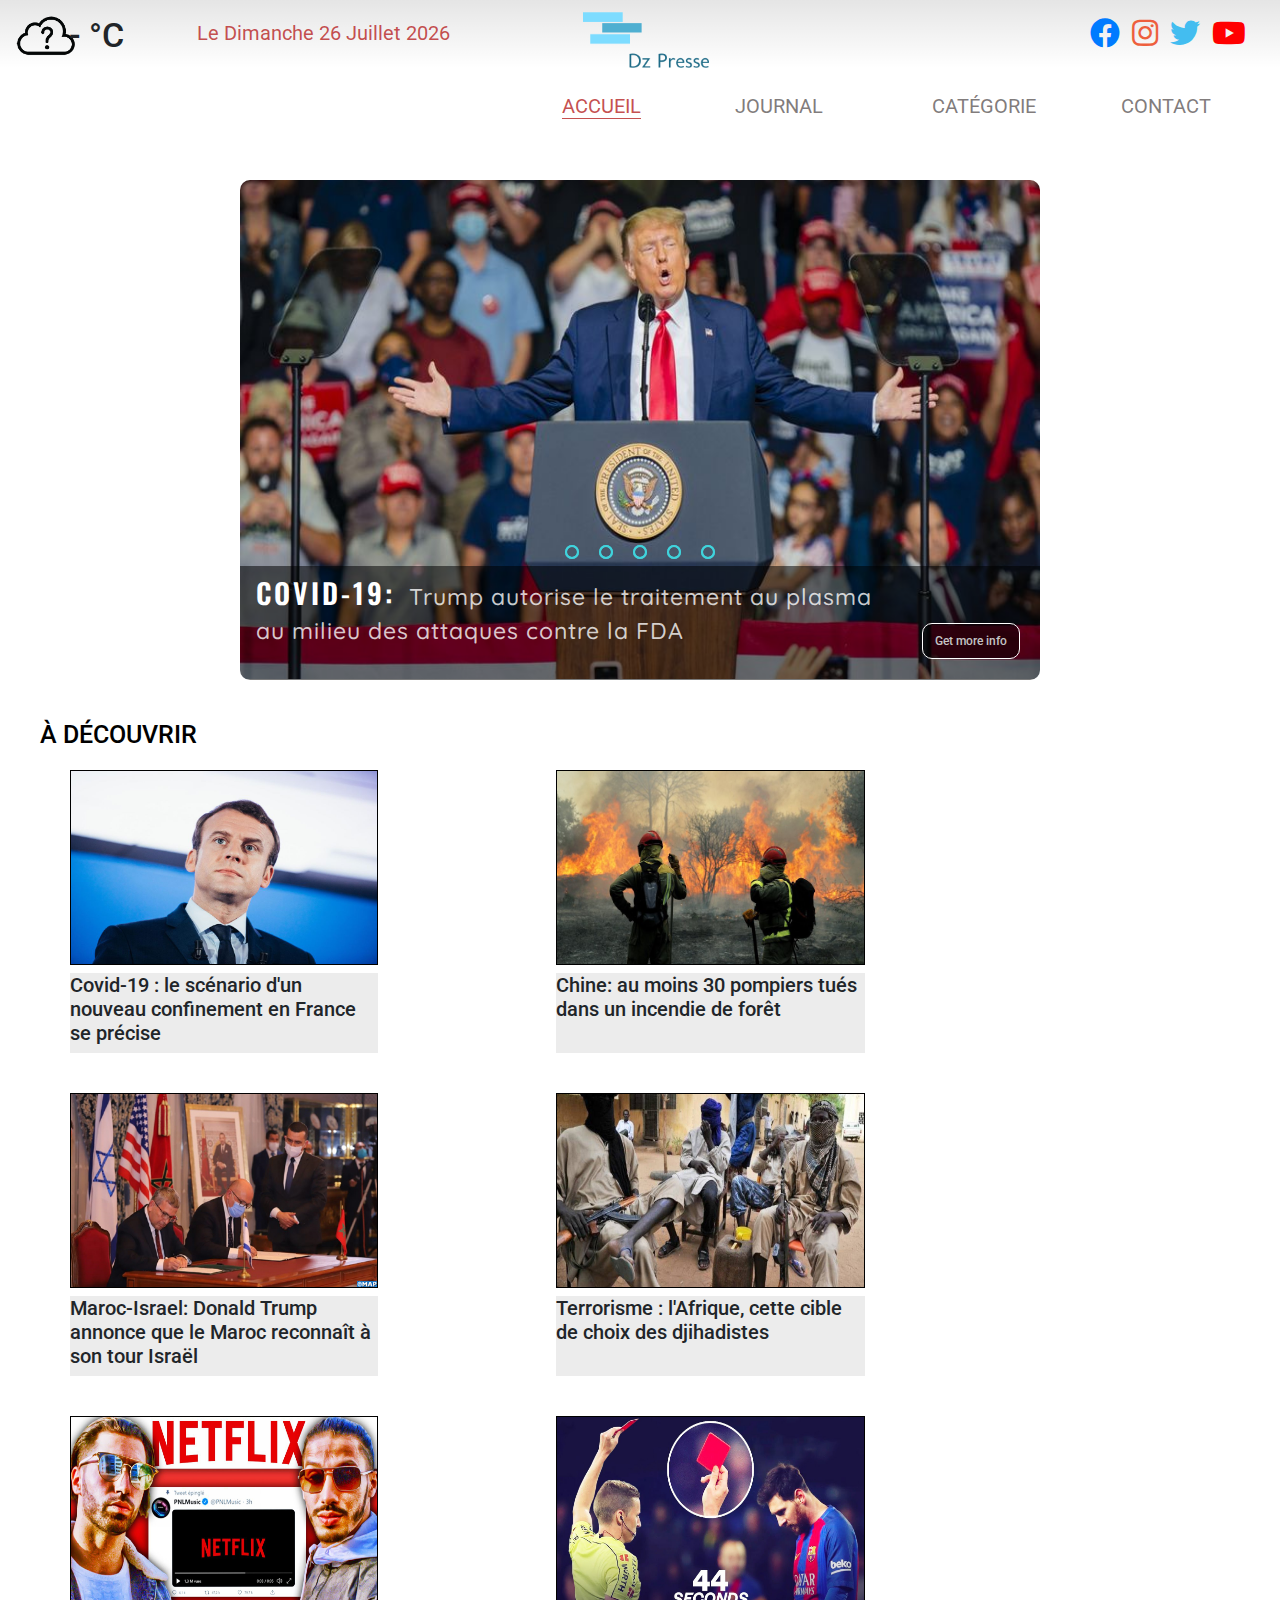
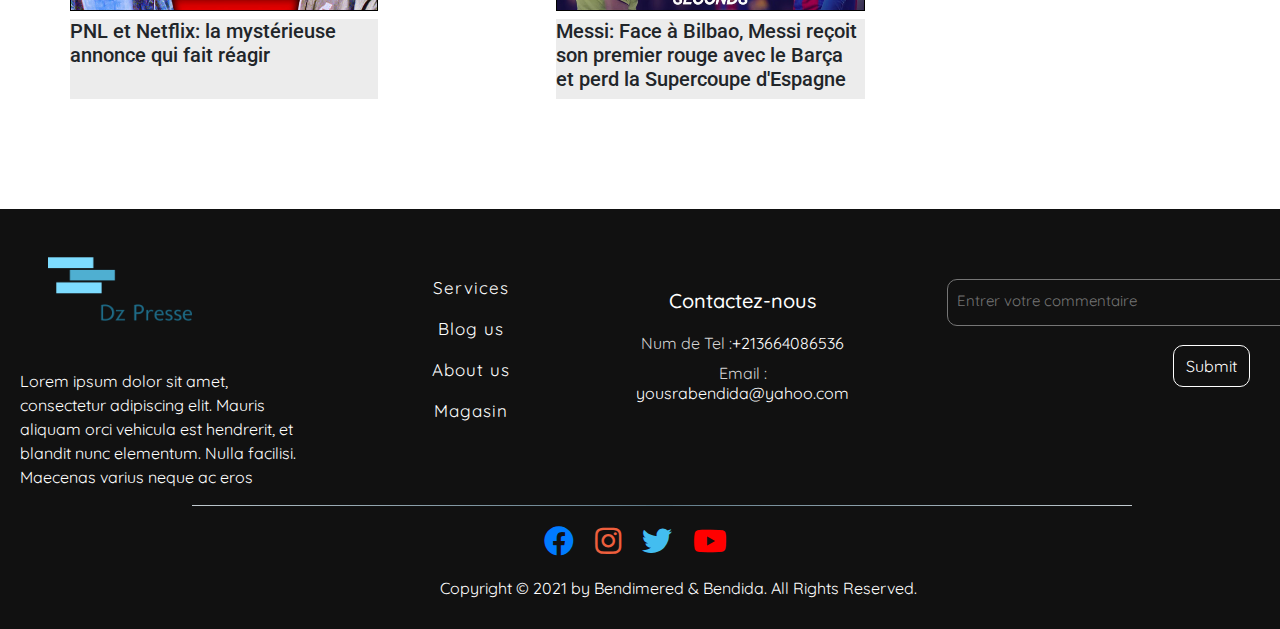
<file: index.html>
<!DOCTYPE html>
<html lang="en">
<head>
    <meta charset="UTF-8">
    <meta name="viewport" content="width=device-width, initial-scale=1.0">
    <title>Algérie news</title>
    <link rel="icon" href="img/logo.png" type="image/icon type">


    <!--css file-->
    <link rel="stylesheet" href="css/styles.css">
    

    <!--bootstrap css file-->
    <link rel="stylesheet" href="css/bootstrap.min.css">
    
    <!-- icons-->
    <link rel="stylesheet" href="./css/all.min.css">

    
   
    <!--Raleway font-->
    <link href="https://fonts.googleapis.com/css2?family=Quicksand" rel="stylesheet" type="text/css" >
    <link href="https://fonts.googleapis.com/css2?family=Oswald" rel="stylesheet" type="text/css" >
    <link href="https://fonts.googleapis.com/css2?family=Barlow" rel="stylesheet" type="text/css" >
    <link href="https://fonts.googleapis.com/css2?family=Roboto" rel="stylesheet" type="text/css" >

    

    <script src="https://ajax.googleapis.com/ajax/libs/jquery/3.5.1/jquery.min.js"></script>
    
</head>
<body>


   <!--Header-->
   <header>
    <div class="header1">
        <div class="weather">
            <div class="notification"> </div>
            <div class="weather-container">
                <div class="weather-icon">
                    <img src="icons/unknown.png"> 
                </div> 
                <div class="temperature-value">
                    <p>- °<span>C</span></p> 
                </div>
             
                
                <p id="date"></p>
            </div>
        </div>
        <div class="logo">
            <img src="img/logo.png" alt="Presse" >
            
        </div>
        <div class="contactUs">
            <a href="https://www.facebook.com/profile.php?id=100011878441435" class="facebook" target="_blank">
                <i class="fab fa-facebook fa-3x"></i>
            </a>
            <a href="https://www.instagram.com/youssefbendimered/" class="instagrame" target="_blank">
                <i class="fab fa-instagram fa-3x"></i>
            </a>
            <a href="#" class="twitter">
                <i class="fab fa-twitter fa-3x"></i>
            </a>
            <a href="https://www.youtube.com/channel/UC66hbP8Bdmy8r-L5l7iqpfw" class="youtube" target="_blank">
                <i class="fab fa-youtube fa-3x"></i>
            </a>
            

        </div>
    </div>

    <div class="header2">
        <div class="logo2">
            <img src="img/logo.png" alt="Presse" >
            
        </div>
        <nav class="navigation">
            <ul class="liste-pere"> 
                <li class="item-pere ">
                    <a class="active" href="./index.html">Accueil</a>
                </li>
                <li class="item-pere">
                    <a href="#">Journal</a>
                    <ul class="liste-fils">
                        <li class="item-fils"><a href="#">Elcourouk</a></li>
                        <li class="item-fils"><a href="#">Elcourouk</a></li>
                        <li class="item-fils"><a href="#">Elcourouk</a></li>
                        <li class="item-fils"><a href="#">Elcourouk</a></li>
                    </ul>
                </li>
                <li class="item-pere">
                    <a href="#">Catégorie</a>
                    <ul class="liste-fils">
                        <li class="item-fils"><a href="#">Elcourouk</a></li>
                        <li class="item-fils"><a href="#">Elcourouk</a></li>
                        <li class="item-fils"><a href="#">Elcourouk</a></li>
                        <li class="item-fils"><a href="#">Elcourouk</a></li>
                    </ul>
                </li>
                <li class="item-pere">
                    <a href="#">Contact</a>
                </li>
            </ul>
        </nav>
    </div>
</header>
    <!--main-->
    <main>
       
        <section class="carousel">
                <div class="slider">
                    <div class="slides">
                        <input type="radio" name="radio-btn" id="radio1">
                        <input type="radio" name="radio-btn" id="radio2">
                        <input type="radio" name="radio-btn" id="radio3">
                        <input type="radio" name="radio-btn" id="radio4">
                        <input type="radio" name="radio-btn" id="radio5">

                        <!--img-->
                        <div class="slide first ">
                            <img src="img/slide1.jpg" alt="">
                            <div class="description">
                                <h2>COVID-19:
                                <span>
                                   Trump autorise le traitement
                                au plasma au milieu des attaques contre la FDA 
                                </span>  </h2>
                                <button>
                                    <a href="./trump.html">Get more info</a>
                                </button>
                            </div>
                        </div>
                        <div class="slide ">
                            <img src="img/slide2.jpg" alt="">
                            <div class="description">
                                <h2>COVID-19:
                                <span>
                                   Trump autorise le traitement
                                au plasma au milieu des attaques contre la FDA 
                                </span>  </h2>
                                <button>
                                    <a href="#">Get more info</a>
                                </button>
                            </div>
                        </div>
                        <div class="slide ">
                            <img src="img/slide3.jpg" alt="">
                            <div class="description">
                                <h2>COVID-19:
                                <span>
                                   Trump autorise le traitement
                                au plasma au milieu des attaques contre la FDA 
                                </span>  </h2>
                                <button>
                                    <a href="#">Get more info</a>
                                </button>
                            </div>
                        </div>
                        <div class="slide ">
                            <img src="img/slide7.jpg" alt="">
                            <div class="description">
                                <h2>COVID-19:
                                <span>
                                   Trump autorise le traitement
                                au plasma au milieu des attaques contre la FDA 
                                </span>  </h2>
                                <button>
                                    <a href="#">Get more info</a>
                                </button>
                            </div>
                        </div>
                        <div class="slide ">
                            <img src="img/slide5.jpg" alt="">
                            <div class="description">
                                <h2>COVID-19:
                                <span>
                                   Trump autorise le traitement
                                au plasma au milieu des attaques contre la FDA 
                                </span>  </h2>
                                <button>
                                    <a href="#">Get more info</a>
                                </button>
                            </div>
                        </div>
                    
                        <div class="navigation-auto">
                            <div class="auto-btn1"></div>
                            <div class="auto-btn2"></div>
                            <div class="auto-btn3"></div>
                            <div class="auto-btn4"></div>
                            <div class="auto-btn5"></div>
                        </div>
                        <div class="retour">
                            <img src="img/slide1.jpg" alt="">
                        </div>

                    </div>
                    <div class="navigation-manual">
                        <label for="radio1" class="manual-btn"></label>
                        <label for="radio2" class="manual-btn"></label>
                        <label for="radio3" class="manual-btn"></label>
                        <label for="radio4" class="manual-btn"></label>
                        <label for="radio5" class="manual-btn"></label>
                    </div>
                </div>
        </section>


        <!--articles-->
        <section class="articles">
            <h1 class="title">À DÉCOUVRIR</h1>
            <div class="column--1">
                <article>
                    <a href="./covid.html" target="_blank"><img src="img/macron.jpg" alt=""></a>
                    
                    <div class="discription2">
                        <h2>
                            Covid-19 : 
                            <span>
                                le scénario d'un nouveau confinement en France se précise
                            </span>
                        </h2>
    
                    </div>
                </article>
                <article>
                    <a href="./maroc.html" target="_blank"><img src="img/maroc.jpg" alt=""></a>
                    <div class="discription2">
                        <h2>
                            Maroc-Israel:
                            <span>
                                Donald Trump annonce que le Maroc reconnaît à son tour Israël
                            </span>
                        </h2>
    
                    </div>     
                </article>
               
                <article>
                    <a href="./pnl.html" target="_blank"><img src="img/pnl.jpg" alt=""></a>
                    <div class="discription2">
                        <h2>
                            PNL et Netflix:
                            <span>
                                la mystérieuse annonce qui fait réagir
                            </span>
                        </h2>
    
                    </div>
                </article>
            </div>
            
            <div class="column--2">
                <article>
                    <a href="./chine.html" target="_blank"><img src="img/chine.jpg" alt=""></a>
                    <div class="discription2">
                        <h2>
                            Chine:
                            <span>
                                au moins 30 pompiers tués dans un incendie de forêt
                            </span>
                        </h2>
    
                    </div>
                </article>
    
                <article>
                    <a href="./afrique.html" target="_blank"><img src="img/afrique.jpg" alt="" ></a>
                    <div class="discription2">
                        <h2>
                            Terrorisme :
                            <span>
                            l'Afrique, cette cible de choix des djihadistes
                            </span>
                        </h2>
    
                    </div>
                </article>
    
                <article>
                    <a href="./messi.html" target="_blank"><img src="img/messi.jpg" alt=""></a>
                    <div class="discription2">
                        <h2>
                            Messi:
                            <span>
                                Face à Bilbao, Messi reçoit son premier rouge avec le Barça et perd la Supercoupe d'Espagne
                            </span>
                        </h2>
    
                    </div>
                </article>
    
            </div>
            
        </section>
    </main>

    <!--footer-->
    <footer>
        <div class="footer-top">
            <div class="colone-0">
               <img src="img/logo.png" class="logo-footer">
               <p>Lorem ipsum dolor sit amet, consectetur adipiscing elit. 
                   Mauris aliquam orci vehicula est hendrerit, et blandit nunc elementum.
                    Nulla facilisi. Maecenas varius neque ac eros
                    </p>
            </div>
               <div class="colone-1">
               <ul>
                   <li>
                       <a href="#">Services</a>
                   </li>
                   <li>
                    <a href="#">Blog us</a>
                </li>
                <li>
                    <a href="#">About us</a>
                </li>
                <li>
                    <a href="#">Magasin</a>
                </li>
               </ul>
            </div>
            <div class="colone-2">
               <h2>Contactez-nous</h4>
               <p><span>Num de Tel :</span>+213664086536</p>
               <p><span>Email : </span>yousrabendida@yahoo.com</p>
            </div>
            <div class="colone-3">
                
                <textarea cols="42" rows="2" placeholder="Entrer votre commentaire"></textarea>
                <button>Submit</button> 
            </div>
        </div>
    
        <hr id="line">
    
        <div class="footer-bottom">
            <div class="top">
                <a href="https://www.facebook.com/profile.php?id=100011878441435" class="facebook" target="_blank">
                    <i class="fab fa-facebook fa-3x"></i>
                </a>
                <a href="https://www.instagram.com/youssefbendimered/" class="instagrame" target="_blank">
                    <i class="fab fa-instagram fa-3x"></i>
                </a>
                <a href="#" class="twitter">
                    <i class="fab fa-twitter fa-3x"></i>
                </a>
                <a href="https://www.youtube.com/channel/UC66hbP8Bdmy8r-L5l7iqpfw" class="youtube" target="_blank">
                    <i class="fab fa-youtube fa-3x"></i>
                </a>
            </div>
            <div class="down">
                <p>Copyright &copy; 2021 by Bendimered & Bendida. All Rights Reserved.</p>
            </div>
        </div>
    </footer>
    
    <script src="js/file.js" async></script>
</body>
</file>
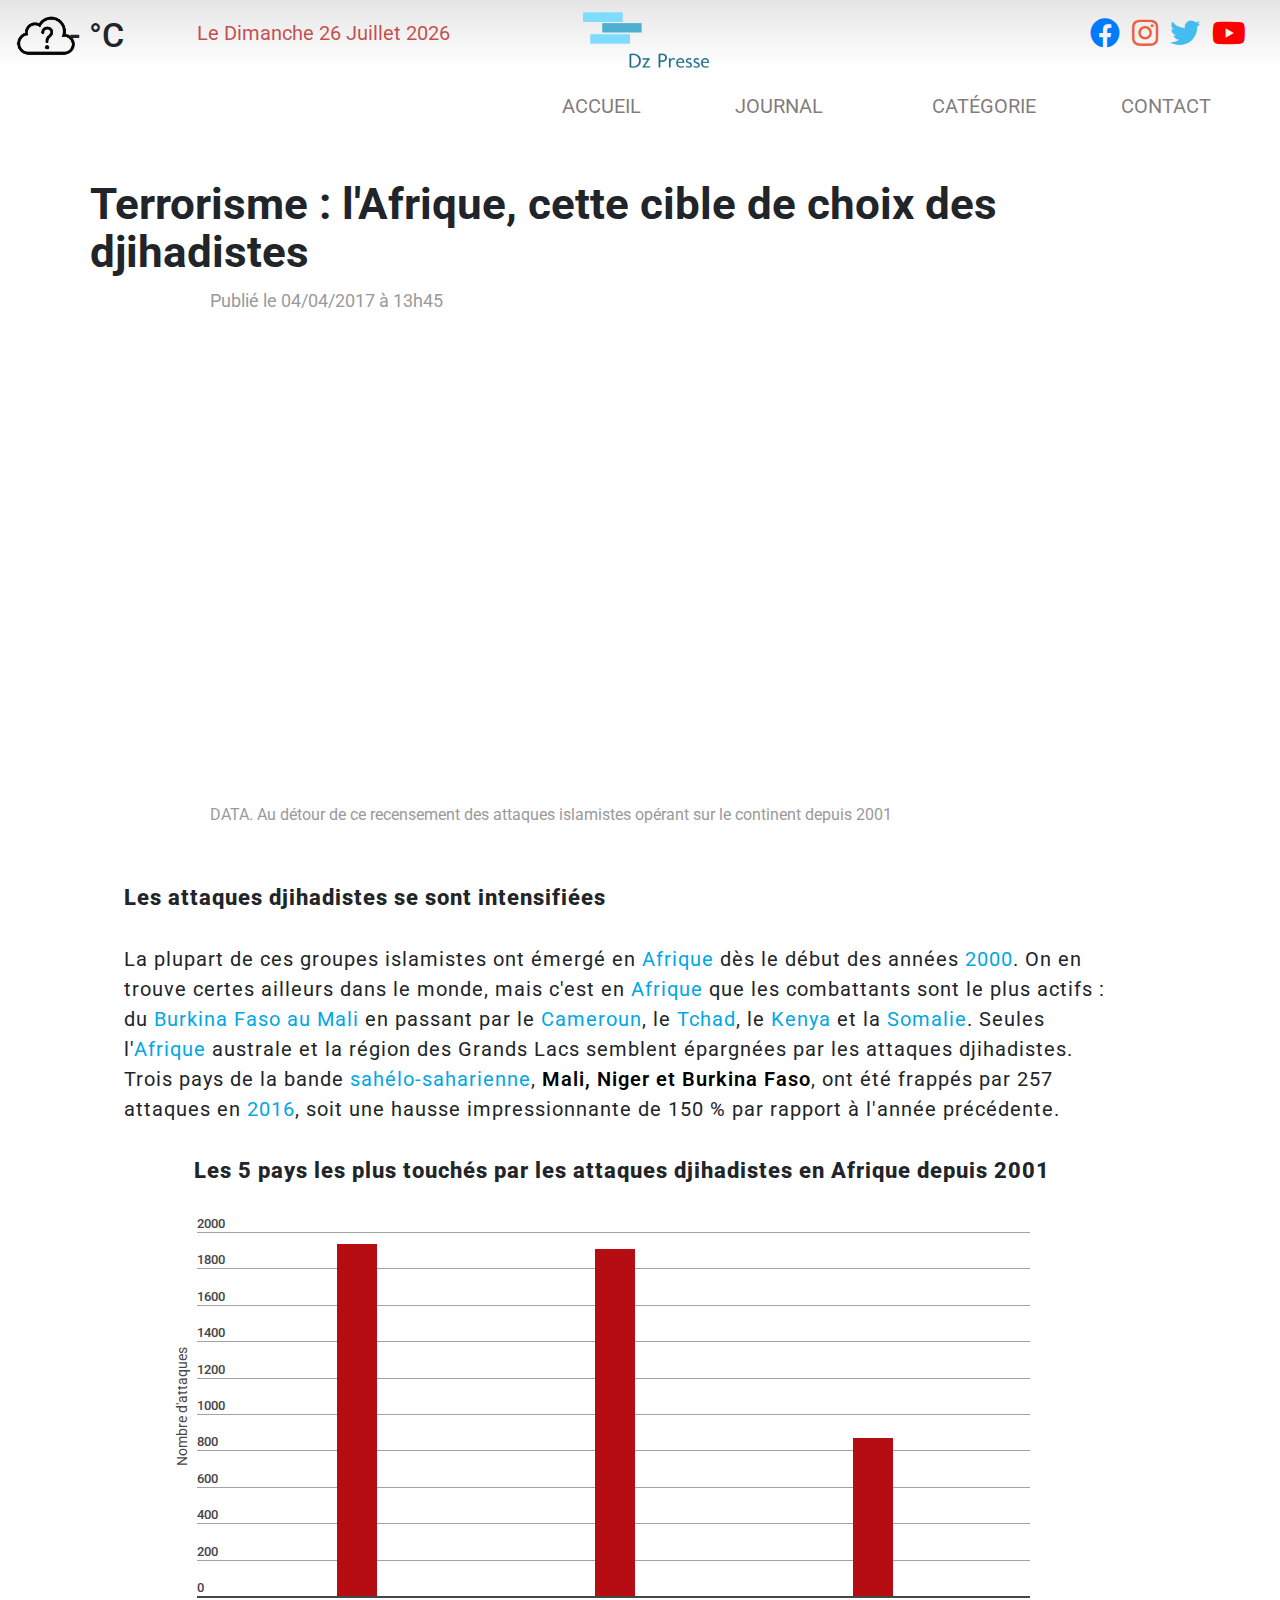
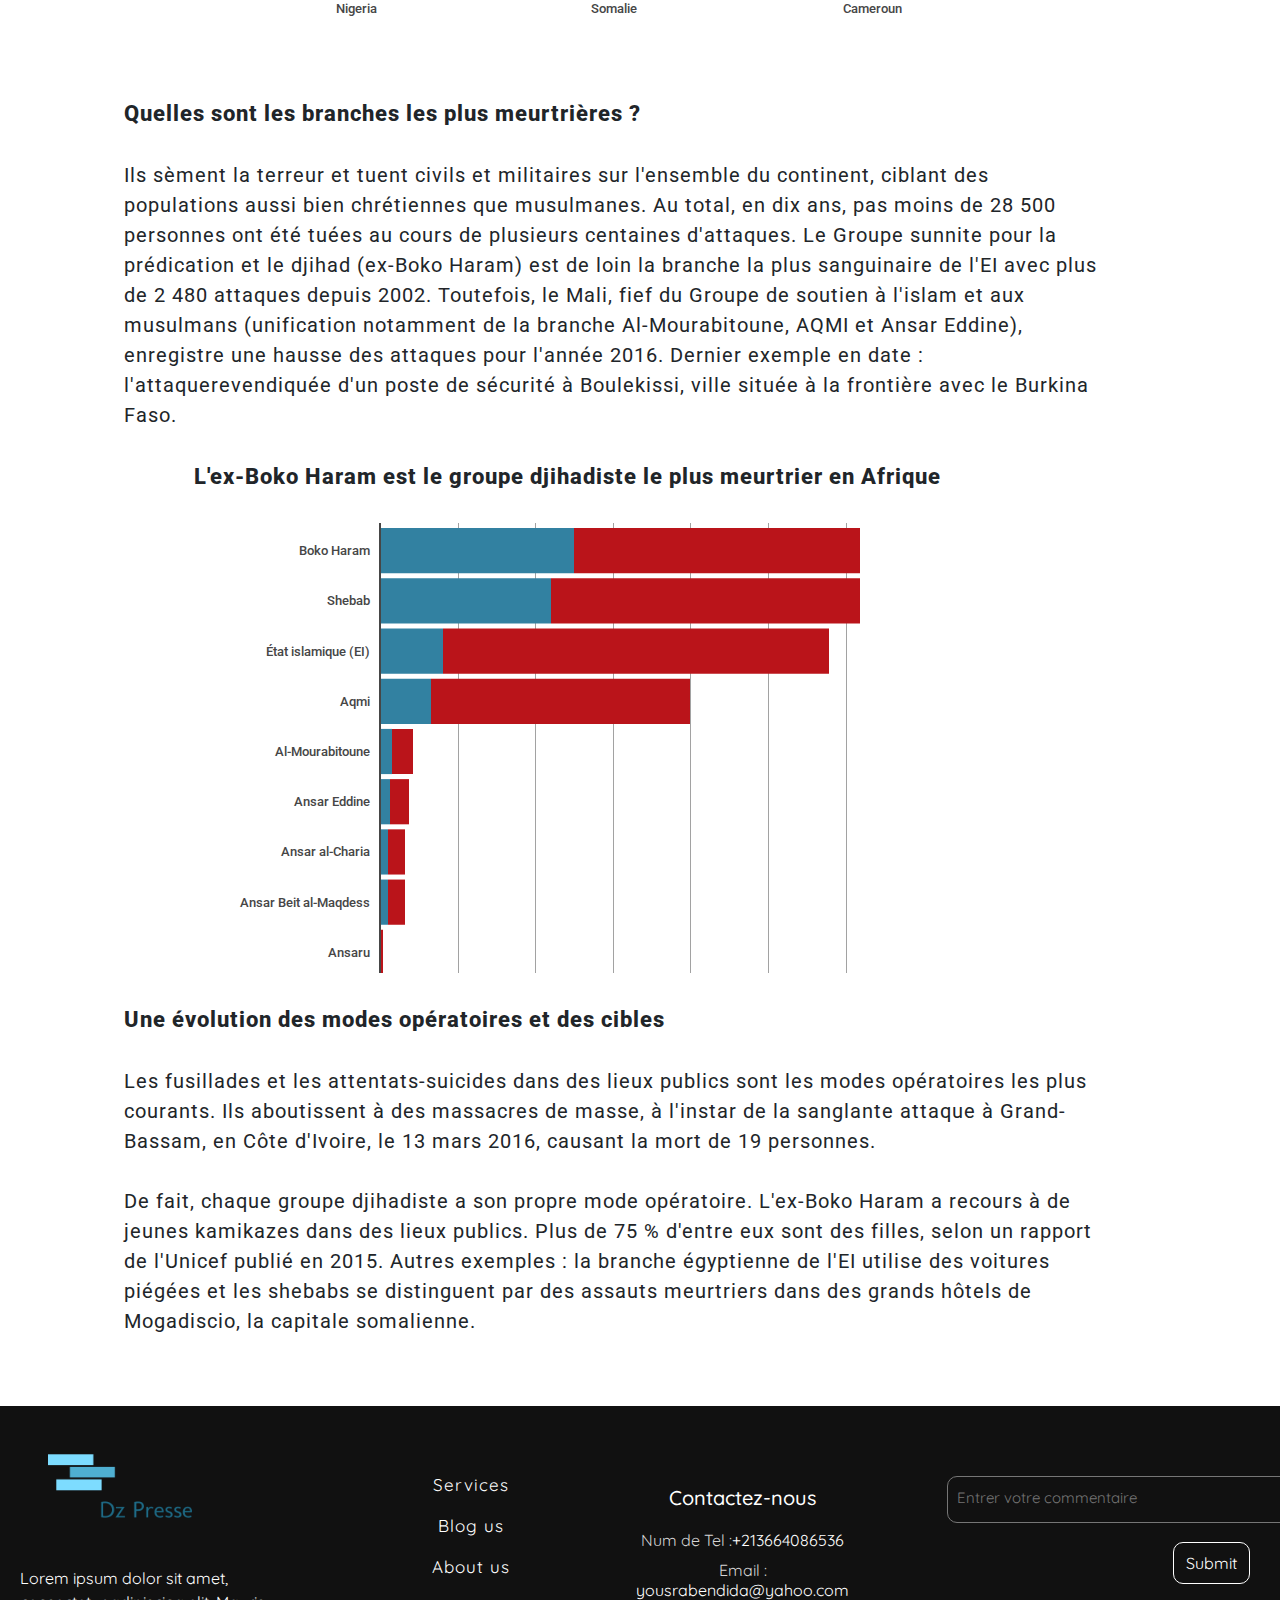
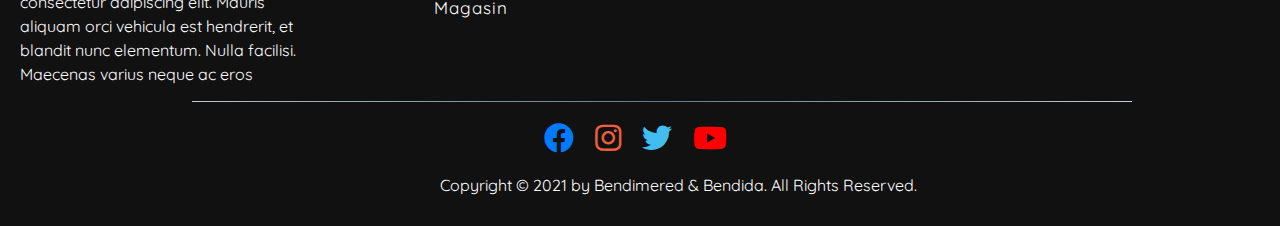
<file: afrique.html>
<!DOCTYPE html>
<html lang="en">
<head>
    <meta charset="UTF-8">
    <meta name="viewport" content="width=device-width, initial-scale=1.0">
    <title>Algérie news</title>
    <link rel="icon" href="/img/logo.png" type="image/icon type">


    <!--css file-->
    <link rel="stylesheet" href="./css/styles.css">
    

    <!--bootstrap css file-->
    <link rel="stylesheet" href="css/bootstrap.min.css">
    
    <!-- icons-->
    <link rel="stylesheet" href="./css/all.min.css">
    <!--font-->
    <link href="https://fonts.googleapis.com/css2?family=Quicksand" rel="stylesheet" type="text/css" >
    <link href="https://fonts.googleapis.com/css2?family=Oswald" rel="stylesheet" type="text/css" >
    <link href="https://fonts.googleapis.com/css2?family=Barlow" rel="stylesheet" type="text/css" >
    <link href="https://fonts.googleapis.com/css2?family=Roboto" rel="stylesheet" type="text/css" >

    
    <header>
        <div class="header1">
            <div class="weather">
                <div class="notification"> </div>
                <div class="weather-container">
                    <div class="weather-icon">
                        <img src="/icons/unknown.png"> 
                    </div> 
                    <div class="temperature-value">
                        <p>- °<span>C</span></p> 
                    </div>
                 
                    
                    <p id="date"></p>
                </div>
            </div>
            <div class="logo">
                <img src="img/logo.png" alt="Presse" >
                
            </div>
            <div class="contactUs">
                <a href="https://www.facebook.com/profile.php?id=100011878441435" class="facebook" target="_blank">
                    <i class="fab fa-facebook fa-3x"></i>
                </a>
                <a href="https://www.instagram.com/youssefbendimered/" class="instagrame" target="_blank">
                    <i class="fab fa-instagram fa-3x"></i>
                </a>
                <a href="#" class="twitter">
                    <i class="fab fa-twitter fa-3x"></i>
                </a>
                <a href="https://www.youtube.com/channel/UC66hbP8Bdmy8r-L5l7iqpfw" class="youtube" target="_blank">
                    <i class="fab fa-youtube fa-3x"></i>
                </a>
                
    
            </div>
        </div>
    
        <div class="header2">
            <div class="logo2">
                <img src="img/logo.png" alt="Presse" >
                
            </div>
            <nav class="navigation">
                <ul class="liste-pere"> 
                    <li class="item-pere">
                        <a href="./index.html">Accueil</a>
                    </li>
                    <li class="item-pere">
                        <a href="#">Journal</a>
                        <ul class="liste-fils">
                            <li class="item-fils"><a href="#">Elcourouk</a></li>
                            <li class="item-fils"><a href="#">Elcourouk</a></li>
                            <li class="item-fils"><a href="#">Elcourouk</a></li>
                            <li class="item-fils"><a href="#">Elcourouk</a></li>
                        </ul>
                    </li>
                    <li class="item-pere">
                        <a href="#">Catégorie</a>
                        <ul class="liste-fils">
                            <li class="item-fils"><a href="#">Elcourouk</a></li>
                            <li class="item-fils"><a href="#">Elcourouk</a></li>
                            <li class="item-fils"><a href="#">Elcourouk</a></li>
                            <li class="item-fils"><a href="#">Elcourouk</a></li>
                        </ul>
                    </li>
                    <li class="item-pere">
                        <a href="#">Contact</a>
                    </li>
                </ul>
            </nav>
        </div>
    </header>

    <main>
        
        <h2 class="title-covid">
            Terrorisme : l'Afrique, cette cible de choix des djihadistes
        </h2>
        <span id="date">Publié le 04/04/2017 à 13h45</span>
  
        <iframe width="860" height="455" src="https://www.youtube.com/embed/sYWHPJivApU" frameborder="0" allow="accelerometer; autoplay; 
        clipboard-write; encrypted-media; gyroscope; picture-in-picture" allowfullscreen></iframe>
        <span id="auteur">
            DATA. Au détour de ce recensement des attaques islamistes opérant sur le continent depuis 2001<br><br>
        </span>

        <p class="first-text bold"> 
            Les attaques djihadistes se sont intensifiées
        </p>
        <p class="first-text size">
            La plupart de ces groupes islamistes ont émergé en <span>Afrique</span> dès le début des années <span>2000</span>. On en trouve certes 
            ailleurs dans le monde, mais c'est en <span>Afrique</span> que les combattants sont le plus actifs : du <span>Burkina Faso au Mali</span> en passant par 
            le <span>Cameroun</span>, le <span>Tchad</span>, le <span>Kenya</span> et la <span>Somalie</span>. Seules l'<span>Afrique</span> australe et la région des Grands Lacs semblent épargnées par les attaques djihadistes. Trois pays de la bande <span>sahélo-saharienne</span>, <span id="bold">Mali, Niger et Burkina Faso</span>, ont été frappés par 257 attaques en <span>2016</span>, 
            soit une hausse impressionnante de 150 % par rapport à l'année précédente.
        </p>
        <p class="first-text bold pdleft">
            Les 5 pays les plus touchés par les attaques djihadistes en Afrique depuis 2001
        </p>
      <svg class="igc-root mgleft" role="tabpanel" width="860" height="450"><defs></defs><g class="igc" transform="translate(57, 15)"><g class="igc-grid"><g class="igc-y-axis-text"><g class="tick" transform="translate(-30, 0)" style="opacity: 1;"><text dy="-3.75" text-anchor="start" fill="#464646" style="font-family: Roboto, sans-serif; font-weight: 500; font-size: 13px; font-style: normal; color: rgb(70, 70, 70); opacity: 1;">2000</text></g><g class="tick" transform="translate(-30, 36)" style="opacity: 1;"><text dy="-3.75" text-anchor="start" fill="#464646" style="font-family: Roboto, sans-serif; font-weight: 500; font-size: 13px; font-style: normal; color: rgb(70, 70, 70); opacity: 1;">1800</text></g><g class="tick" transform="translate(-30, 73)" style="opacity: 1;"><text dy="-3.75" text-anchor="start" fill="#464646" style="font-family: Roboto, sans-serif; font-weight: 500; font-size: 13px; font-style: normal; color: rgb(70, 70, 70); opacity: 1;">1600</text></g><g class="tick" transform="translate(-30, 109)" style="opacity: 1;"><text dy="-3.75" text-anchor="start" fill="#464646" style="font-family: Roboto, sans-serif; font-weight: 500; font-size: 13px; font-style: normal; color: rgb(70, 70, 70); opacity: 1;">1400</text></g><g class="tick" transform="translate(-30, 146)" style="opacity: 1;"><text dy="-3.75" text-anchor="start" fill="#464646" style="font-family: Roboto, sans-serif; font-weight: 500; font-size: 13px; font-style: normal; color: rgb(70, 70, 70); opacity: 1;">1200</text></g><g class="tick" transform="translate(-30, 182)" style="opacity: 1;"><text dy="-3.75" text-anchor="start" fill="#464646" style="font-family: Roboto, sans-serif; font-weight: 500; font-size: 13px; font-style: normal; color: rgb(70, 70, 70); opacity: 1;">1000</text></g><g class="tick" transform="translate(-30, 218)" style="opacity: 1;"><text dy="-3.75" text-anchor="start" fill="#464646" style="font-family: Roboto, sans-serif; font-weight: 500; font-size: 13px; font-style: normal; color: rgb(70, 70, 70); opacity: 1;">800</text></g><g class="tick" transform="translate(-30, 255)" style="opacity: 1;"><text dy="-3.75" text-anchor="start" fill="#464646" style="font-family: Roboto, sans-serif; font-weight: 500; font-size: 13px; font-style: normal; color: rgb(70, 70, 70); opacity: 1;">600</text></g><g class="tick" transform="translate(-30, 291)" style="opacity: 1;"><text dy="-3.75" text-anchor="start" fill="#464646" style="font-family: Roboto, sans-serif; font-weight: 500; font-size: 13px; font-style: normal; color: rgb(70, 70, 70); opacity: 1;">400</text></g><g class="tick" transform="translate(-30, 328)" style="opacity: 1;"><text dy="-3.75" text-anchor="start" fill="#464646" style="font-family: Roboto, sans-serif; font-weight: 500; font-size: 13px; font-style: normal; color: rgb(70, 70, 70); opacity: 1;">200</text></g><g class="tick" transform="translate(-30, 364)" style="opacity: 1;"><text dy="-3.75" text-anchor="start" fill="#464646" style="font-family: Roboto, sans-serif; font-weight: 500; font-size: 13px; font-style: normal; color: rgb(70, 70, 70); opacity: 1;">0</text></g></g><g class="igc-ygrid"><g class="tick" transform="translate(-30, 0)" style="opacity: 1;"><rect x="0" y="0" height="1" width="1322" style="fill: rgba(70, 70, 70, 0.5); stroke: none; stroke-width: 0;"></rect></g><g class="tick" transform="translate(-30, 36)" style="opacity: 1;"><rect x="0" y="0" height="1" width="1322" style="fill: rgba(70, 70, 70, 0.5); stroke: none; stroke-width: 0;"></rect></g><g class="tick" transform="translate(-30, 73)" style="opacity: 1;"><rect x="0" y="0" height="1" width="1322" style="fill: rgba(70, 70, 70, 0.5); stroke: none; stroke-width: 0;"></rect></g><g class="tick" transform="translate(-30, 109)" style="opacity: 1;"><rect x="0" y="0" height="1" width="1322" style="fill: rgba(70, 70, 70, 0.5); stroke: none; stroke-width: 0;"></rect></g><g class="tick" transform="translate(-30, 146)" style="opacity: 1;"><rect x="0" y="0" height="1" width="1322" style="fill: rgba(70, 70, 70, 0.5); stroke: none; stroke-width: 0;"></rect></g><g class="tick" transform="translate(-30, 182)" style="opacity: 1;"><rect x="0" y="0" height="1" width="1322" style="fill: rgba(70, 70, 70, 0.5); stroke: none; stroke-width: 0;"></rect></g><g class="tick" transform="translate(-30, 218)" style="opacity: 1;"><rect x="0" y="0" height="1" width="1322" style="fill: rgba(70, 70, 70, 0.5); stroke: none; stroke-width: 0;"></rect></g><g class="tick" transform="translate(-30, 255)" style="opacity: 1;"><rect x="0" y="0" height="1" width="1322" style="fill: rgba(70, 70, 70, 0.5); stroke: none; stroke-width: 0;"></rect></g><g class="tick" transform="translate(-30, 291)" style="opacity: 1;"><rect x="0" y="0" height="1" width="1322" style="fill: rgba(70, 70, 70, 0.5); stroke: none; stroke-width: 0;"></rect></g><g class="tick" transform="translate(-30, 328)" style="opacity: 1;"><rect x="0" y="0" height="1" width="1322" style="fill: rgba(70, 70, 70, 0.5); stroke: none; stroke-width: 0;"></rect></g><g class="tick" transform="translate(-30, 364)" style="opacity: 1;"><rect x="0" y="0" height="1" width="1322" style="fill: rgba(70, 70, 70, 0.5); stroke: none; stroke-width: 0;"></rect></g></g><g class="igc-xgrid"></g><g class="igc-x-axis-text"><g class="text_tick" style="font-family: Roboto, sans-serif; font-weight: 500; font-size: 13px; font-style: normal; color: rgb(70, 70, 70); opacity: 1;"><text fill="#464646" x="109.0908203125" y="381">Nigeria</text></g><g class="text_tick" style="font-family: Roboto, sans-serif; font-weight: 500; font-size: 13px; font-style: normal; color: rgb(70, 70, 70); opacity: 1;"><text fill="#464646" x="364.396240234375" y="381">Somalie</text></g><g class="text_tick" style="font-family: Roboto, sans-serif; font-weight: 500; font-size: 13px; font-style: normal; color: rgb(70, 70, 70); opacity: 1;"><text fill="#464646" x="615.997802734375" y="381">Cameroun</text></g><g class="text_tick" style="font-family: Roboto, sans-serif; font-weight: 500; font-size: 13px; font-style: normal; color: rgb(70, 70, 70); opacity: 1;"><text fill="#464646" x="883.408203125" y="381">Algérie </text></g><g class="text_tick" style="font-family: Roboto, sans-serif; font-weight: 500; font-size: 13px; font-style: normal; color: rgb(70, 70, 70); opacity: 1;"><text fill="#464646" x="1149.472900390625" y="381">Mali</text></g></g><g class="igc-x-axis-border"><rect class="igc-x-axis-border-line" x="-30" y="364" width="1322" height="2" style="fill: rgb(70, 70, 70);"></rect></g></g><g class="igc-graph-group"><g class="igc-graph"><path class="igc-column" d="M110,364v-352a0,0 0 0 1 0,0h40a0,0 0 0 1 0,0v352z" style="fill: rgb(181, 13, 18); stroke-width: 0;"></path><path class="igc-column" d="M368,364v-347a0,0 0 0 1 0,0h40a0,0 0 0 1 0,0v347z" style="fill: rgb(181, 13, 18); stroke-width: 0;"></path><path class="igc-column" d="M626,364v-158a0,0 0 0 1 0,0h40a0,0 0 0 1 0,0v158z" style="fill: rgb(181, 13, 18); stroke-width: 0;"></path><path class="igc-column" d="M884,364v-140a0,0 0 0 1 0,0h40a0,0 0 0 1 0,0v140z" style="fill: rgb(181, 13, 18); stroke-width: 0;"></path><path class="igc-column" d="M1142,364v-68a0,0 0 0 1 0,0h40a0,0 0 0 1 0,0v68z" style="fill: rgb(181, 13, 18); stroke-width: 0;"></path></g></g></g><g class="igc-titles"><g class="igc-title-left"><text dy="13" transform="rotate(270,4,189.5)" x="4" y="189.5" fill="#464646" text-anchor="middle" style="font-family: Roboto, sans-serif; font-weight: 400; font-size: 14px; font-style: normal; color: rgb(70, 70, 70); opacity: 1;">Nombre d'attaques</text></g><g class="igc-title-bottom"><text dy="0" x="688" y="395" fill="#464646" 
        text-anchor="middle" style="font-family: Roboto, sans-serif; font-weight: 400; font-size: 14px; font-style: normal; color: rgb(70, 70, 70); opacity: 1;"></text></g></g></svg>
        <p class="first-text bold">
            Quelles sont les branches les plus meurtrières ?
        </p>
        <p class="first-text size">
            Ils sèment la terreur et tuent civils et militaires sur l'ensemble du continent, ciblant des populations aussi bien chrétiennes que musulmanes.
             Au total, en dix ans, pas moins de 28 500 personnes ont été tuées au cours de plusieurs
             centaines d'attaques. Le Groupe sunnite pour la prédication et le djihad (ex-Boko Haram) est de loin la branche la plus sanguinaire de l'EI avec plus de 2 480 attaques depuis 2002.

            Toutefois, le Mali, fief du Groupe de soutien à l'islam et aux musulmans (unification notamment de la branche Al-Mourabitoune, AQMI et Ansar Eddine), enregistre une hausse des attaques pour
             l'année 2016. Dernier exemple en date : l'attaquerevendiquée d'un poste de sécurité à Boulekissi,
              ville située à la frontière avec le Burkina Faso.


        </p>
        <p class="first-text bold pdleft">
        L'ex-Boko Haram est le groupe djihadiste le plus meurtrier en Afrique
        </p>
        <svg class="igc-root" role="tabpanel" width="860" height="450"><defs></defs><g class="igc" transform="translate(380, 0)"><g class="igc-grid">
        <g class="igc-y-axis-text" transform="translate(-380, 0)"><g class="tick" style="font-family: Roboto, sans-serif; font-weight: 500; font-size: 13px;
         font-style: normal; color: rgb(70, 70, 70); opacity: 1;"><text text-anchor="end" x="370" y="32.12087912087911" fill="#464646">Boko Haram</text>
        </g><g class="tick" style="font-family: Roboto, sans-serif; font-weight: 500; font-size: 13px; font-style: normal; color: rgb(70, 70, 70); opacity: 1;">
        <text text-anchor="end" x="370" y="82.34065934065933" fill="#464646">Shebab</text></g><g class="tick" style="font-family: Roboto, sans-serif;
        font-weight: 500; font-size: 13px; font-style: normal; color: rgb(70, 70, 70); opacity: 1;"><text text-anchor="end" x="370" y="132.56043956043953" 
        fill="#464646">État islamique (EI)</text></g><g class="tick" style="font-family: Roboto, sans-serif; font-weight: 500; font-size: 13px;
        font-style: normal; color: rgb(70, 70, 70); opacity: 1;"><text text-anchor="end" x="370" y="182.7802197802198" fill="#464646">Aqmi
        </text></g><g class="tick" style="font-family: Roboto, sans-serif; font-weight: 500; font-size: 13px; font-style: normal; color: rgb(70, 70, 70); 
        opacity: 1;"><text text-anchor="end" x="370" y="233" fill="#464646">Al-Mourabitoune</text></g><g class="tick" style="font-family: Roboto, sans-serif;
        font-weight: 500; font-size: 13px; font-style: normal; color: rgb(70, 70, 70); opacity: 1;"><text text-anchor="end" x="370" y="283.21978021978015"
        fill="#464646">Ansar Eddine</text></g><g class="tick" style="font-family: Roboto, sans-serif; font-weight: 500; font-size: 13px; font-style: normal;
        color: rgb(70, 70, 70); opacity: 1;"><text text-anchor="end" x="370" y="333.43956043956047" fill="#464646">Ansar al-Charia</text></g><g 
        class="tick" style="font-family: Roboto, sans-serif; font-weight: 500; font-size: 13px; font-style: normal; color: rgb(70, 70, 70); opacity: 1;">
        <text text-anchor="end" x="370" y="383.65934065934067" fill="#464646">Ansar Beit al-Maqdess</text></g><g class="tick" style="font-family: Roboto,
        sans-serif; font-weight: 500; font-size: 13px; font-style: normal; color: rgb(70, 70, 70); opacity: 1;"><text text-anchor="end" x="370" 
        y="433.8791208791209" fill="#464646">Ansaru</text></g><rect class="igc-y-axis-border" x="379" y="0" height="477" width="2" style="fill: 
        rgb(70, 70, 70); stroke: none; stroke-width: 0;"></rect></g><g class="igc-ygrid"></g><g class="igc-xgrid"><g class="tick"
        transform="translate(0, 0)" style="opacity: 1;"><rect x="0" y="0" width="1" height="477" style="fill: rgba(70, 70, 70, 0.5);
        stroke: none; stroke-width: 0;"></rect></g><g class="tick" transform="translate(78, 0)" style="opacity: 1;"><rect x="0" y="0"
        width="1" height="477" style="fill: rgba(70, 70, 70, 0.5); stroke: none; stroke-width: 0;"></rect></g><g class="tick" 
                                transform="translate(155, 0)" style="opacity: 1;"><rect x="0" y="0" width="1" height="477" style="fill: rgba(70, 70, 70, 0.5);
                                stroke: none; stroke-width: 0;"></rect></g><g class="tick" transform="translate(233, 0)" style="opacity: 1;"><rect x="0" y="0"
                                width="1" height="477" style="fill: rgba(70, 70, 70, 0.5); stroke: none; stroke-width: 0;"></rect></g><g class="tick"
                                transform="translate(310, 0)" style="opacity: 1;"><rect x="0" y="0" width="1" height="477" style="fill: rgba(70, 70, 70, 0.5); 
                            stroke: none; stroke-width: 0;"></rect></g><g class="tick" transform="translate(388, 0)" style="opacity: 1;"><rect x="0" y="0"
                                width="1" height="477" style="fill: rgba(70, 70, 70, 0.5); stroke: none; stroke-width: 0;"></rect></g><g class="tick"
                                transform="translate(466, 0)" style="opacity: 1;"><rect x="0" y="0" width="1" height="477" style="fill: rgba(70, 70, 70, 0.5);
                                stroke: none; stroke-width: 0;"></rect></g><g class="tick" transform="translate(543, 0)" style="opacity: 1;"><rect x="0" y="0"
                                width="1" height="477" style="fill: rgba(70, 70, 70, 0.5); stroke: none; stroke-width: 0;"></rect></g><g class="tick"
                                transform="translate(621, 0)" style="opacity: 1;"><rect x="0" y="0" width="1" height="477" style="fill: rgba(70, 70, 70, 0.5);
                                stroke: none; stroke-width: 0;"></rect></g><g class="tick" transform="translate(698, 0)" style="opacity: 1;">
                            <rect x="0" y="0" width="1" height="477" style="fill: rgba(70, 70, 70, 0.5); stroke: none; stroke-width: 0;"></rect>
                                </g><g class="tick" transform="translate(776, 0)" style="opacity: 1;"><rect x="0" y="0" width="1" height="477" style="fill:
                                rgba(70, 70, 70, 0.5); stroke: none; stroke-width: 0;"></rect></g><g class="tick" transform="translate(854, 0)"
                                style="opacity: 1;"><rect x="0" y="0" width="1" height="477" style="fill: rgba(70, 70, 70, 0.5); stroke: none;
                                stroke-width: 0;"></rect></g><g class="tick" transform="translate(931, 0)" style="opacity: 1;"><rect x="0" y="0" 
                                width="1" height="477" style="fill: rgba(70, 70, 70, 0.5); stroke: none; stroke-width: 0;"></rect></g></g><g 
                                class="igc-x-axis-text"><g class="tick" transform="translate(0, 473.25)" style="opacity: 1;"><text dx="-5"
                                text-anchor="end" fill="#464646" style="font-family: Roboto, sans-serif; font-weight: 500; font-size: 13px; 
                                font-style: normal; color: rgb(70, 70, 70); opacity: 1;">0</text></g><g class="tick" 
                                transform="translate(78, 473.25)" style="opacity: 1;"><text dx="-5" text-anchor="end" fill="#464646" 
                                style="font-family: Roboto, sans-serif; font-weight: 500; font-size: 13px; font-style: normal; color: rgb(70, 70, 70); opacity: 1;">1000
                            </text></g><g class="tick" transform="translate(155, 473.25)" style="opacity: 1;"><text dx="-5" text-anchor="end" fill="#464646" style="font-family:
                                Roboto, sans-serif; font-weight: 500; font-size: 13px; font-style: normal; color: rgb(70, 70, 70); opacity: 1;">2000</text></g><g class="tick"
                                transform="translate(233, 473.25)" style="opacity: 1;"><text dx="-5" text-anchor="end" fill="#464646" style="font-family: Roboto, sans-serif;
                                font-weight: 500; font-size: 13px; font-style: normal; color: rgb(70, 70, 70); opacity: 1;">3000</text></g><g class="tick"
                                transform="translate(310, 473.25)" style="opacity: 1;"><text dx="-5" text-anchor="end" fill="#464646" style="font-family: Roboto, sans-serif;
                                font-weight: 500; font-size: 13px; font-style: normal; color: rgb(70, 70, 70); opacity: 1;">4000</text></g><g class="tick" 
                                transform="translate(388, 473.25)" style="opacity: 1;"><text dx="-5" text-anchor="end" fill="#464646" style="font-family: Roboto, sans-serif;
                                    font-weight: 500; font-size: 13px; font-style: normal; color: rgb(70, 70, 70); opacity: 1;">5000</text></g><g class="tick" 
                                    transform="translate(466, 473.25)" style="opacity: 1;"><text dx="-5" text-anchor="end" fill="#464646" style="font-family: Roboto, sans-serif; font-weight: 500;
                                    font-size: 13px; font-style: normal; color: rgb(70, 70, 70); opacity: 1;">6000</text></g><g class="tick" 
                                    transform="translate(543, 473.25)" style="opacity: 1;"><text dx="-5" text-anchor="end" fill="#464646" style="font-family: Roboto, sans-serif; font-weight: 500; 
                                    font-size: 13px; font-style: normal; color: rgb(70, 70, 70); opacity: 1;">7000</text></g><g class="tick" transform="translate(621, 473.25)" 
                                    style="opacity: 1;"><text dx="-5"
                                        text-anchor="end" fill="#464646" style="font-family: Roboto, sans-serif; font-weight: 500; font-size: 13px; font-style: normal; 
                                        color: rgb(70, 70, 70); opacity: 1;">8000</text></g><g class="tick" transform="translate(698, 473.25)" style="opacity: 1;"><text dx="-5"
                                            text-anchor="end" fill="#464646" style="font-family: Roboto, sans-serif; font-weight: 500; font-size: 13px; font-style: normal; 
                                            color: rgb(70, 70, 70); opacity: 1;">9000</text></g><g 
                                    class="tick" transform="translate(776, 473.25)" style="opacity: 1;"><text dx="-5" text-anchor="end" fill="#464646" style="font-family: Roboto, sans-serif;
                                    font-weight: 500; font-size: 13px; font-style: normal; color: rgb(70, 70, 70); opacity: 1;">10000</text></g><g class="tick" transform="translate(854, 473.25)"
                                    style="opacity: 1;"><text dx="-5" text-anchor="end" fill="#464646" style="font-family: Roboto, sans-serif; font-weight: 500; font-size: 13px; font-style: normal;
                                    color: rgb(70, 70, 70); opacity: 1;">11000</text></g><g class="tick" transform="translate(931, 473.25)" style="opacity: 1;"><text dx="-5" text-anchor="end" 
                                        fill="#464646" style="font-family: Roboto, sans-serif; font-weight: 500; font-size: 13px; font-style: normal; color: rgb(70, 70, 70); opacity: 1;">12000
                                    </text></g></g></g><g class="igc-graph-group"><g class="igc-graph"><path d="M1,5.021978021978015h193a0,0 0 0 1 0,0v45.1978021978022a0,0 0 0 1 0,0h-193z"
                                        style="fill: rgb(50, 129, 161); stroke-width: 0;"></path><path d="M194,5.021978021978015h765a0,0 0 0 1 0,0v45.1978021978022a0,0 0 0 1 0,0h-765z" 
                                        style="fill: rgb(186, 20, 26); stroke-width: 0;"></path></g><g class="igc-graph"><path
                                            d="M1,55.241758241758234h170a0,0 0 0 1 0,0v45.1978021978022a0,0 0 0 1 0,0h-170z" style="fill: rgb(50, 129, 161); stroke-width: 0;"></path>
                                            <path d="M171,55.241758241758234h694a0,0 0 0 1 0,0v45.1978021978022a0,0 0 0 1 0,0h-694z" style="fill: rgb(186, 20, 26); stroke-width: 0;"></path>
                                            </g><g class="igc-graph"><path d="M1,105.46153846153845h62a0,0 0 0 1 0,0v45.1978021978022a0,0 0 0 1 0,0h-62z" style="fill: rgb(50, 129, 161); stroke-width: 0;"></path><path 
                                        d="M63,105.46153846153845h386a0,0 0 0 1 0,0v45.1978021978022a0,0 0 0 1 0,0h-386z" style="fill: rgb(186, 20, 26); stroke-width: 0;"></path></g>
                                        <g class="igc-graph"><path d="M1,155.6813186813187h50a0,0 0 0 1 0,0v45.1978021978022a0,0 0 0 1 0,0h-50z" style="fill: rgb(50, 129, 161); stroke-width: 0;">

                                        </path>
                                        <path d="M51,155.6813186813187h259a0,0 0 0 1 0,0v45.1978021978022a0,0 0 0 1 0,0h-259z" style="fill: rgb(186, 20, 26); stroke-width: 0;"></path></g><g class="igc-graph">
                    <path d="M1,205.9010989010989h11a0,0 0 0 1 0,0v45.1978021978022a0,0 0 0 1 0,0h-11z" style="fill: rgb(50, 129, 161); stroke-width: 0;">
                    </path><path d="M12,205.9010989010989h21a0,0 0 0 1 0,0v45.1978021978022a0,0 0 0 1 0,0h-21z" style="fill: rgb(186, 20, 26); stroke-width: 0;"></path></g><g class="igc-graph"><path d="M1,256.12087912087907h9a0,0 0 0 1 0,0v45.1978021978022a0,0 0 0 1 0,0h-9z" 
                        style="fill: rgb(50, 129, 161); stroke-width: 0;"></path><path d="M10,256.12087912087907h19a0,0 0 0 1 0,0v45.1978021978022a0,0 0 0 1 0,0h-19z" 
                        style="fill: rgb(186, 20, 26); stroke-width: 0;"></path></g><g class="igc-graph"><path d="M1,306.3406593406594h7a0,0 0 0 1 0,0v45.1978021978022a0,0 0 0 1 0,0h-7z" 
                            style="fill: rgb(50, 129, 161); stroke-width: 0;"></path><path d="M8,306.3406593406594h17a0,0 0 0 1 0,0v45.1978021978022a0,0 0 0 1 0,0h-17z" 
                            style="fill: rgb(186, 20, 26); stroke-width: 0;"></path></g><g class="igc-graph"><path d="M1,356.5604395604396h7a0,0 0 0 1 0,0v45.1978021978022a0,0 0 0 1 0,0h-7z" 
                                style="fill: rgb(50, 129, 161); stroke-width: 0;"></path><path d="M8,356.5604395604396h17a0,0 0 0 1 0,0v45.1978021978022a0,0 0 0 1 0,0h-17z" 
                                style="fill: rgb(186, 20, 26); stroke-width: 0;"></path></g><g class="igc-graph"><path d="M1,406.7802197802198h0a0,0 0 0 1 0,0v45.1978021978022a0,0 0 0 1 0,0h0z"
                                    style="fill: rgb(50, 129, 161); stroke-width: 0;"></path><path d="M1,406.7802197802198h2a0,0 0 0 1 0,0v45.1978021978022a0,0 0 0 1 0,0h-2z" 
                                    style="fill: rgb(186, 20, 26); stroke-width: 0;"></path></g></g></g><g class="igc-titles"><g class="igc-title-left"><text dy="0" 
                                        transform="rotate(270,4,238.5)" x="4" y="238.5" fill="#464646" text-anchor="middle" style="font-family: Roboto, sans-serif; font-weight: 400;
                                        font-size: 14px; font-style: normal; color: rgb(70, 70, 70); opacity: 1;"></text></g><g class="igc-title-bottom"><text dy="0" x="864.5" y="472" 
                                            fill="#464646" text-anchor="middle" style="font-family: Roboto, sans-serif; font-weight: 400; font-size: 14px; font-style: normal; 
                                            color: rgb(70, 70, 70); opacity: 1;"></text></g></g></svg>

            
                                            <p class="first-text bold">Une évolution des modes opératoires et des cibles</p>
                                            <p class="first-text size">
                                            Les fusillades et les attentats-suicides dans des lieux publics sont les modes opératoires les plus courants. 
                                            Ils aboutissent à des massacres de masse, à l'instar de la sanglante attaque à Grand-Bassam, en Côte d'Ivoire, le 13 mars 2016, causant la mort de 19 personnes.
                                            <br> <br>
                                            De fait, chaque groupe djihadiste a son propre mode opératoire. L'ex-Boko Haram a recours à de jeunes kamikazes dans des lieux publics. 
                                            Plus de 75 % d'entre eux sont des filles, selon un rapport de l'Unicef publié en 2015. Autres exemples : la branche égyptienne 
                                            de l'EI utilise des voitures piégées et les shebabs se distinguent par des assauts meurtriers dans des grands hôtels de Mogadiscio, la capitale somalienne.
                                            </p>
    </main>

    <!--end of main-->
    <!--footer-->
    <footer>
        <div class="footer-top">
            <div class="colone-0">
               <img src="img/logo.png" class="logo-footer">
               <p>Lorem ipsum dolor sit amet, consectetur adipiscing elit. 
                   Mauris aliquam orci vehicula est hendrerit, et blandit nunc elementum.
                    Nulla facilisi. Maecenas varius neque ac eros
                    </p>
            </div>
               <div class="colone-1">
               <ul>
                   <li>
                       <a href="#">Services</a>
                   </li>
                   <li>
                    <a href="#">Blog us</a>
                </li>
                <li>
                    <a href="#">About us</a>
                </li>
                <li>
                    <a href="#">Magasin</a>
                </li>
               </ul>
            </div>
            <div class="colone-2">
               <h2>Contactez-nous</h4>
               <p><span>Num de Tel :</span>+213664086536</p>
               <p><span>Email : </span>yousrabendida@yahoo.com</p>
            </div>
            <div class="colone-3">
                
                <textarea cols="42" rows="2" placeholder="Entrer votre commentaire"></textarea>
                <button>Submit</button> 
            </div>
        </div>
    
        <hr id="line">
    
        <div class="footer-bottom">
            <div class="top">
                <a href="https://www.facebook.com/profile.php?id=100011878441435" class="facebook" target="_blank">
                    <i class="fab fa-facebook fa-3x"></i>
                </a>
                <a href="https://www.instagram.com/youssefbendimered/" class="instagrame" target="_blank">
                    <i class="fab fa-instagram fa-3x"></i>
                </a>
                <a href="#" class="twitter">
                    <i class="fab fa-twitter fa-3x"></i>
                </a>
                <a href="https://www.youtube.com/channel/UC66hbP8Bdmy8r-L5l7iqpfw" class="youtube" target="_blank">
                    <i class="fab fa-youtube fa-3x"></i>
                </a>
            </div>
            <div class="down">
                <p>Copyright &copy; 2021 by Bendimered & Bendida. All Rights Reserved.</p>
            </div>
        </div>
    </footer>
    
    
    <script src="/js/file.js" async></script>
</body>
</html>
</file>
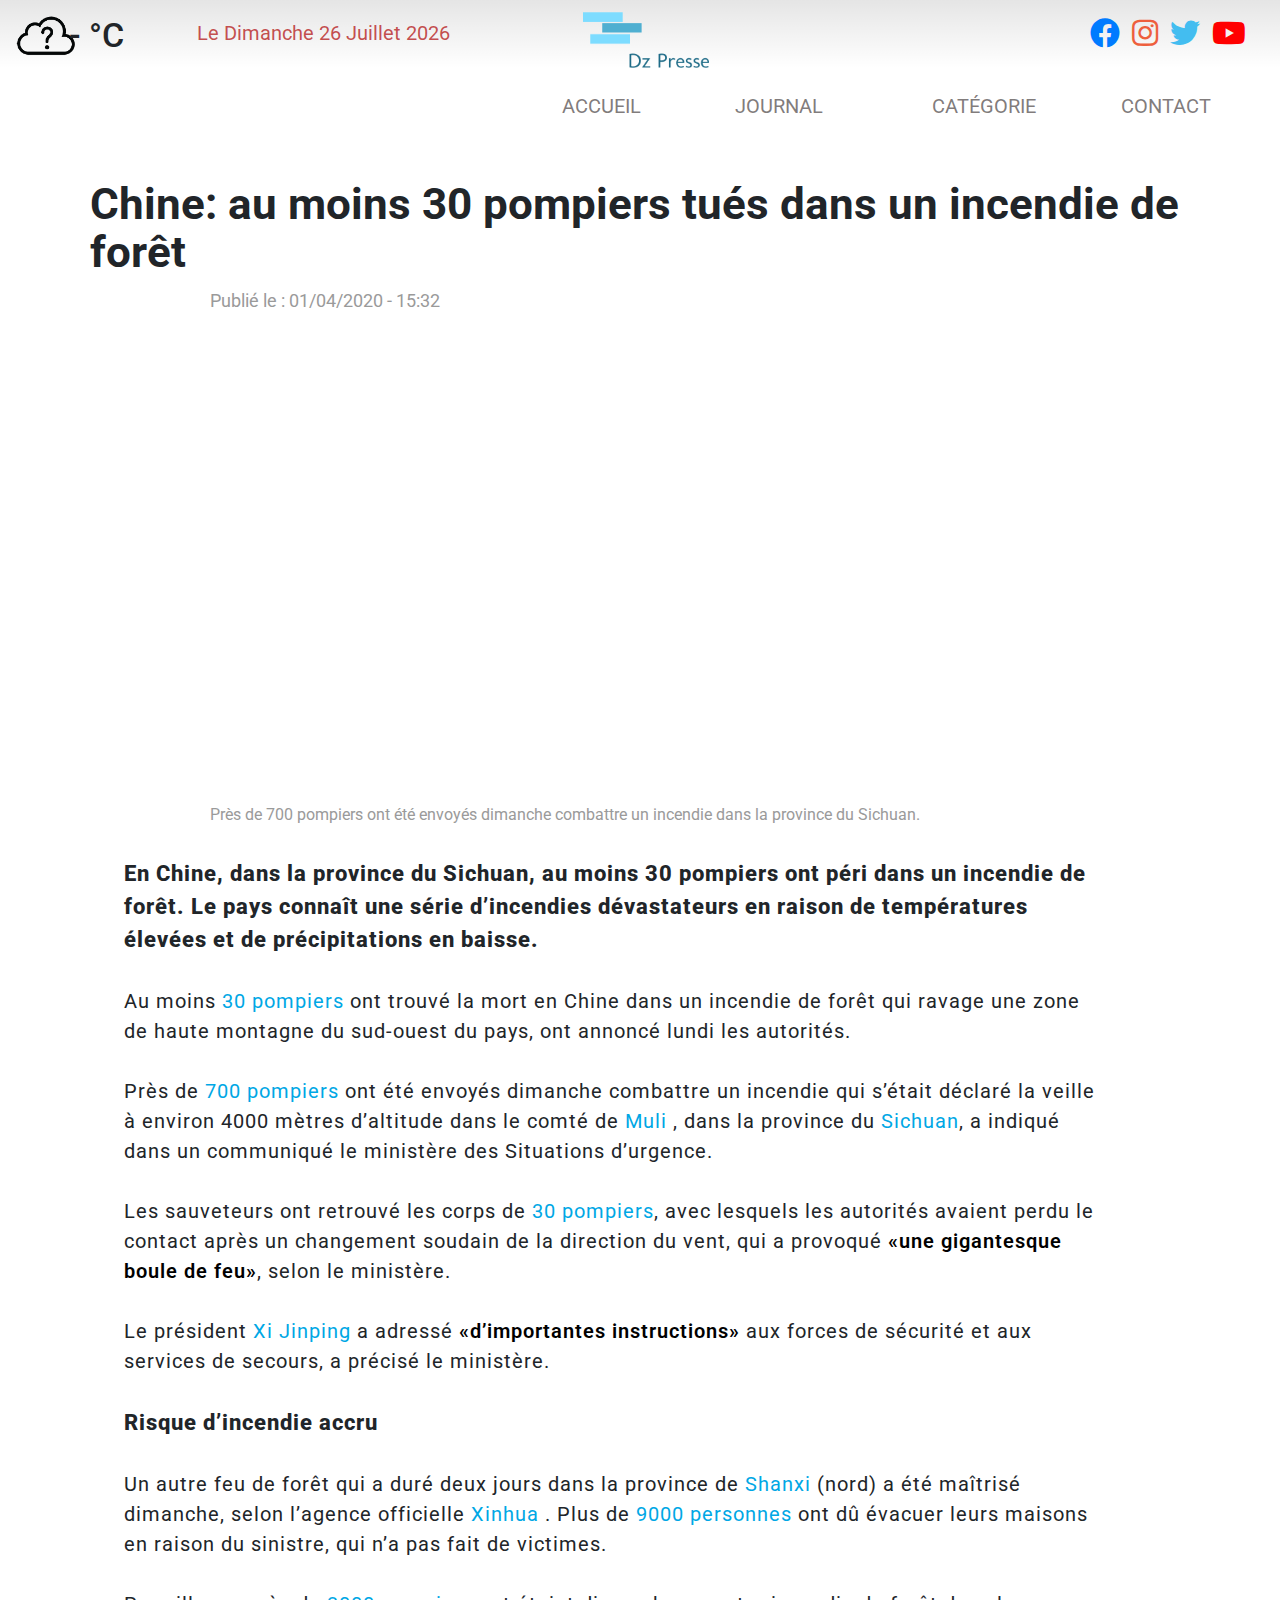
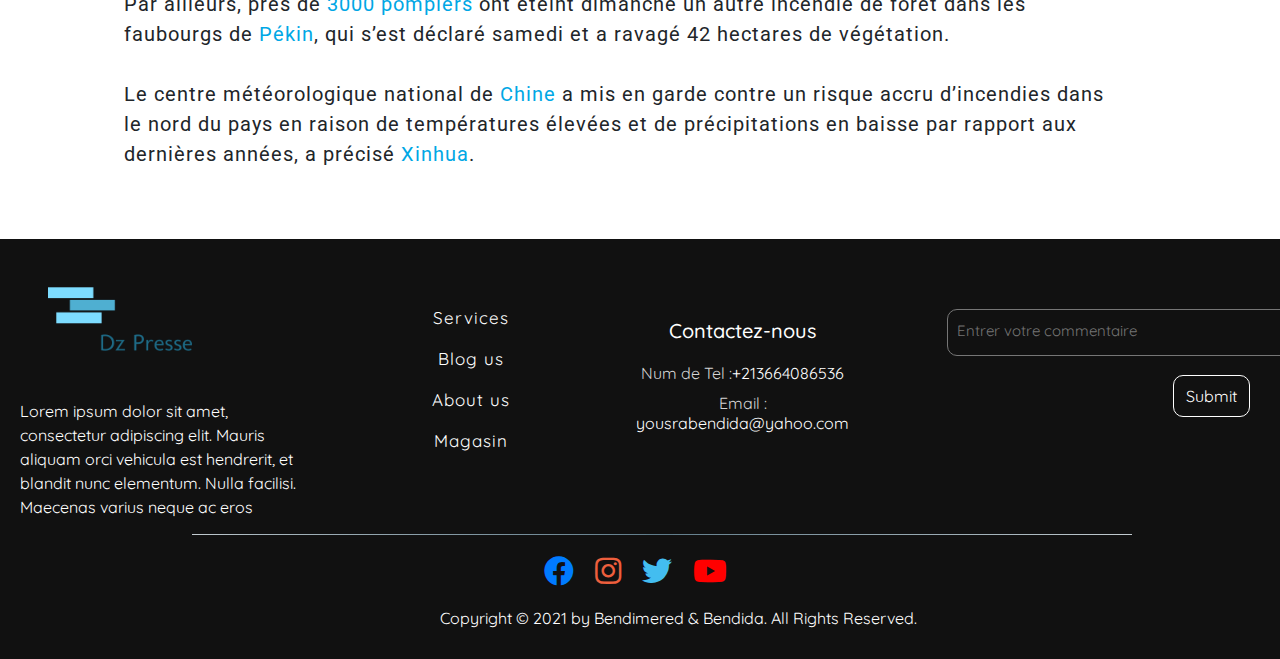
<file: chine.html>
<!DOCTYPE html>
<html lang="en">
<head>
    <meta charset="UTF-8">
    <meta name="viewport" content="width=device-width, initial-scale=1.0">
    <title>Algérie news</title>
    <link rel="icon" href="/img/logo.png" type="image/icon type">


    <!--css file-->
    <link rel="stylesheet" href="./css/styles.css">
    

    <!--bootstrap css file-->
    <link rel="stylesheet" href="css/bootstrap.min.css">
    
    <!-- icons-->
    <link rel="stylesheet" href="./css/all.min.css">
    <!--font-->
    <link href="https://fonts.googleapis.com/css2?family=Quicksand" rel="stylesheet" type="text/css" >
    <link href="https://fonts.googleapis.com/css2?family=Oswald" rel="stylesheet" type="text/css" >
    <link href="https://fonts.googleapis.com/css2?family=Barlow" rel="stylesheet" type="text/css" >
    <link href="https://fonts.googleapis.com/css2?family=Roboto" rel="stylesheet" type="text/css" >

    
    <header>
        <div class="header1">
            <div class="weather">
                <div class="notification"> </div>
                <div class="weather-container">
                    <div class="weather-icon">
                        <img src="/icons/unknown.png"> 
                    </div> 
                    <div class="temperature-value">
                        <p>- °<span>C</span></p> 
                    </div>
                 
                    
                    <p id="date"></p>
                </div>
            </div>
            <div class="logo">
                <img src="img/logo.png" alt="Presse" >
                
            </div>
            <div class="contactUs">
                <a href="https://www.facebook.com/profile.php?id=100011878441435" class="facebook" target="_blank">
                    <i class="fab fa-facebook fa-3x"></i>
                </a>
                <a href="https://www.instagram.com/youssefbendimered/" class="instagrame" target="_blank">
                    <i class="fab fa-instagram fa-3x"></i>
                </a>
                <a href="#" class="twitter">
                    <i class="fab fa-twitter fa-3x"></i>
                </a>
                <a href="https://www.youtube.com/channel/UC66hbP8Bdmy8r-L5l7iqpfw" class="youtube" target="_blank">
                    <i class="fab fa-youtube fa-3x"></i>
                </a>
                
    
            </div>
        </div>
    
        <div class="header2">
            <div class="logo2">
                <img src="img/logo.png" alt="Presse" >
                
            </div>
            <nav class="navigation">
                <ul class="liste-pere"> 
                    <li class="item-pere">
                        <a href="./index.html">Accueil</a>
                    </li>
                    <li class="item-pere">
                        <a href="#">Journal</a>
                        <ul class="liste-fils">
                            <li class="item-fils"><a href="#">Elcourouk</a></li>
                            <li class="item-fils"><a href="#">Elcourouk</a></li>
                            <li class="item-fils"><a href="#">Elcourouk</a></li>
                            <li class="item-fils"><a href="#">Elcourouk</a></li>
                        </ul>
                    </li>
                    <li class="item-pere">
                        <a href="#">Catégorie</a>
                        <ul class="liste-fils">
                            <li class="item-fils"><a href="#">Elcourouk</a></li>
                            <li class="item-fils"><a href="#">Elcourouk</a></li>
                            <li class="item-fils"><a href="#">Elcourouk</a></li>
                            <li class="item-fils"><a href="#">Elcourouk</a></li>
                        </ul>
                    </li>
                    <li class="item-pere">
                        <a href="#">Contact</a>
                    </li>
                </ul>
            </nav>
        </div>
    </header>

    <main>
        
        <h2 class="title-covid">
            Chine: au moins 30 pompiers tués dans un incendie de forêt
        </h2>
        <span id="date">Publié le : 01/04/2020 - 15:32</span>
        <iframe width="860" height="455" src="https://www.youtube.com/embed/9PtbfYlZtio"
         frameborder="0" allow="accelerometer; autoplay; clipboard-write;
         encrypted-media; gyroscope; picture-in-picture" allowfullscreen></iframe>
        <span id="auteur">
            Près de 700 pompiers ont été envoyés dimanche combattre un incendie dans la province du Sichuan.
        </span>

        <p class="first-text bold"> 
            En Chine, dans la province du Sichuan, au moins 30 pompiers ont péri 
            dans un incendie de forêt. Le pays connaît une série d’incendies
            dévastateurs en raison de températures élevées et de précipitations en baisse.
        </p>
        <p class="first-text size">
            Au moins <span>30 pompiers</span> ont trouvé la mort en Chine dans un incendie de forêt qui ravage
             une zone de haute montagne du sud-ouest du pays, ont annoncé lundi les autorités.
             <br><br>
             Près de <span>700 pompiers</span> ont été envoyés dimanche combattre un incendie qui 
             s’était déclaré la veille à environ 4000 mètres d’altitude dans le comté de <span>Muli</span>
             , dans la province du <span>Sichuan</span>,
              a indiqué dans un communiqué le ministère des Situations d’urgence.
              <br><br>
              Les sauveteurs ont retrouvé les corps de <span>30 pompiers</span>, avec lesquels les autorités
               avaient perdu le contact après un changement soudain de la direction du vent,
               qui a provoqué <span id="bold">«une gigantesque boule de feu»</span>, selon le ministère.<br><br>
               Le président <span>Xi Jinping</span> a adressé <span id="bold">«d’importantes instructions»</span>  
               aux forces de sécurité et aux services de secours, a précisé le ministère.

        </p>
        <p class="first-text bold">
            Risque d’incendie accru
                </p>
        <p class="first-text size">
            Un autre feu de forêt qui a duré deux jours dans la province de <span>Shanxi</span> (nord)
             a été maîtrisé dimanche, selon l’agence officielle <span>Xinhua</span> . Plus de <span>9000 personnes</span> 
            ont dû évacuer leurs maisons en raison du sinistre, qui n’a pas fait de victimes.
            <br><br>
            Par ailleurs, près de <span>3000 pompiers</span> ont éteint dimanche un autre incendie
             de forêt dans les
             faubourgs de <span>Pékin</span>, qui s’est déclaré samedi et a ravagé 42 hectares de végétation.<br><br>
             Le centre météorologique national de <span>Chine</span> a mis en garde contre un risque accru
              d’incendies dans le nord du pays en raison de températures élevées 
             et de précipitations en baisse par rapport aux dernières années, a précisé <span>Xinhua</span>.
        </p>

    </main>

    <!--end of main-->
    <!--footer-->
    <footer>
        <div class="footer-top">
            <div class="colone-0">
               <img src="img/logo.png" class="logo-footer">
               <p>Lorem ipsum dolor sit amet, consectetur adipiscing elit. 
                   Mauris aliquam orci vehicula est hendrerit, et blandit nunc elementum.
                    Nulla facilisi. Maecenas varius neque ac eros
                    </p>
            </div>
               <div class="colone-1">
               <ul>
                   <li>
                       <a href="#">Services</a>
                   </li>
                   <li>
                    <a href="#">Blog us</a>
                </li>
                <li>
                    <a href="#">About us</a>
                </li>
                <li>
                    <a href="#">Magasin</a>
                </li>
               </ul>
            </div>
            <div class="colone-2">
               <h2>Contactez-nous</h4>
               <p><span>Num de Tel :</span>+213664086536</p>
               <p><span>Email : </span>yousrabendida@yahoo.com</p>
            </div>
            <div class="colone-3">
                
                <textarea cols="42" rows="2" placeholder="Entrer votre commentaire"></textarea>
                <button>Submit</button> 
            </div>
        </div>
    
        <hr id="line">
    
        <div class="footer-bottom">
            <div class="top">
                <a href="https://www.facebook.com/profile.php?id=100011878441435" class="facebook" target="_blank">
                    <i class="fab fa-facebook fa-3x"></i>
                </a>
                <a href="https://www.instagram.com/youssefbendimered/" class="instagrame" target="_blank">
                    <i class="fab fa-instagram fa-3x"></i>
                </a>
                <a href="#" class="twitter">
                    <i class="fab fa-twitter fa-3x"></i>
                </a>
                <a href="https://www.youtube.com/channel/UC66hbP8Bdmy8r-L5l7iqpfw" class="youtube" target="_blank">
                    <i class="fab fa-youtube fa-3x"></i>
                </a>
            </div>
            <div class="down">
                <p>Copyright &copy; 2021 by Bendimered & Bendida. All Rights Reserved.</p>
            </div>
        </div>
    </footer>
    
    
    <script src="/js/file.js" async></script>
</body>
</html>
</file>
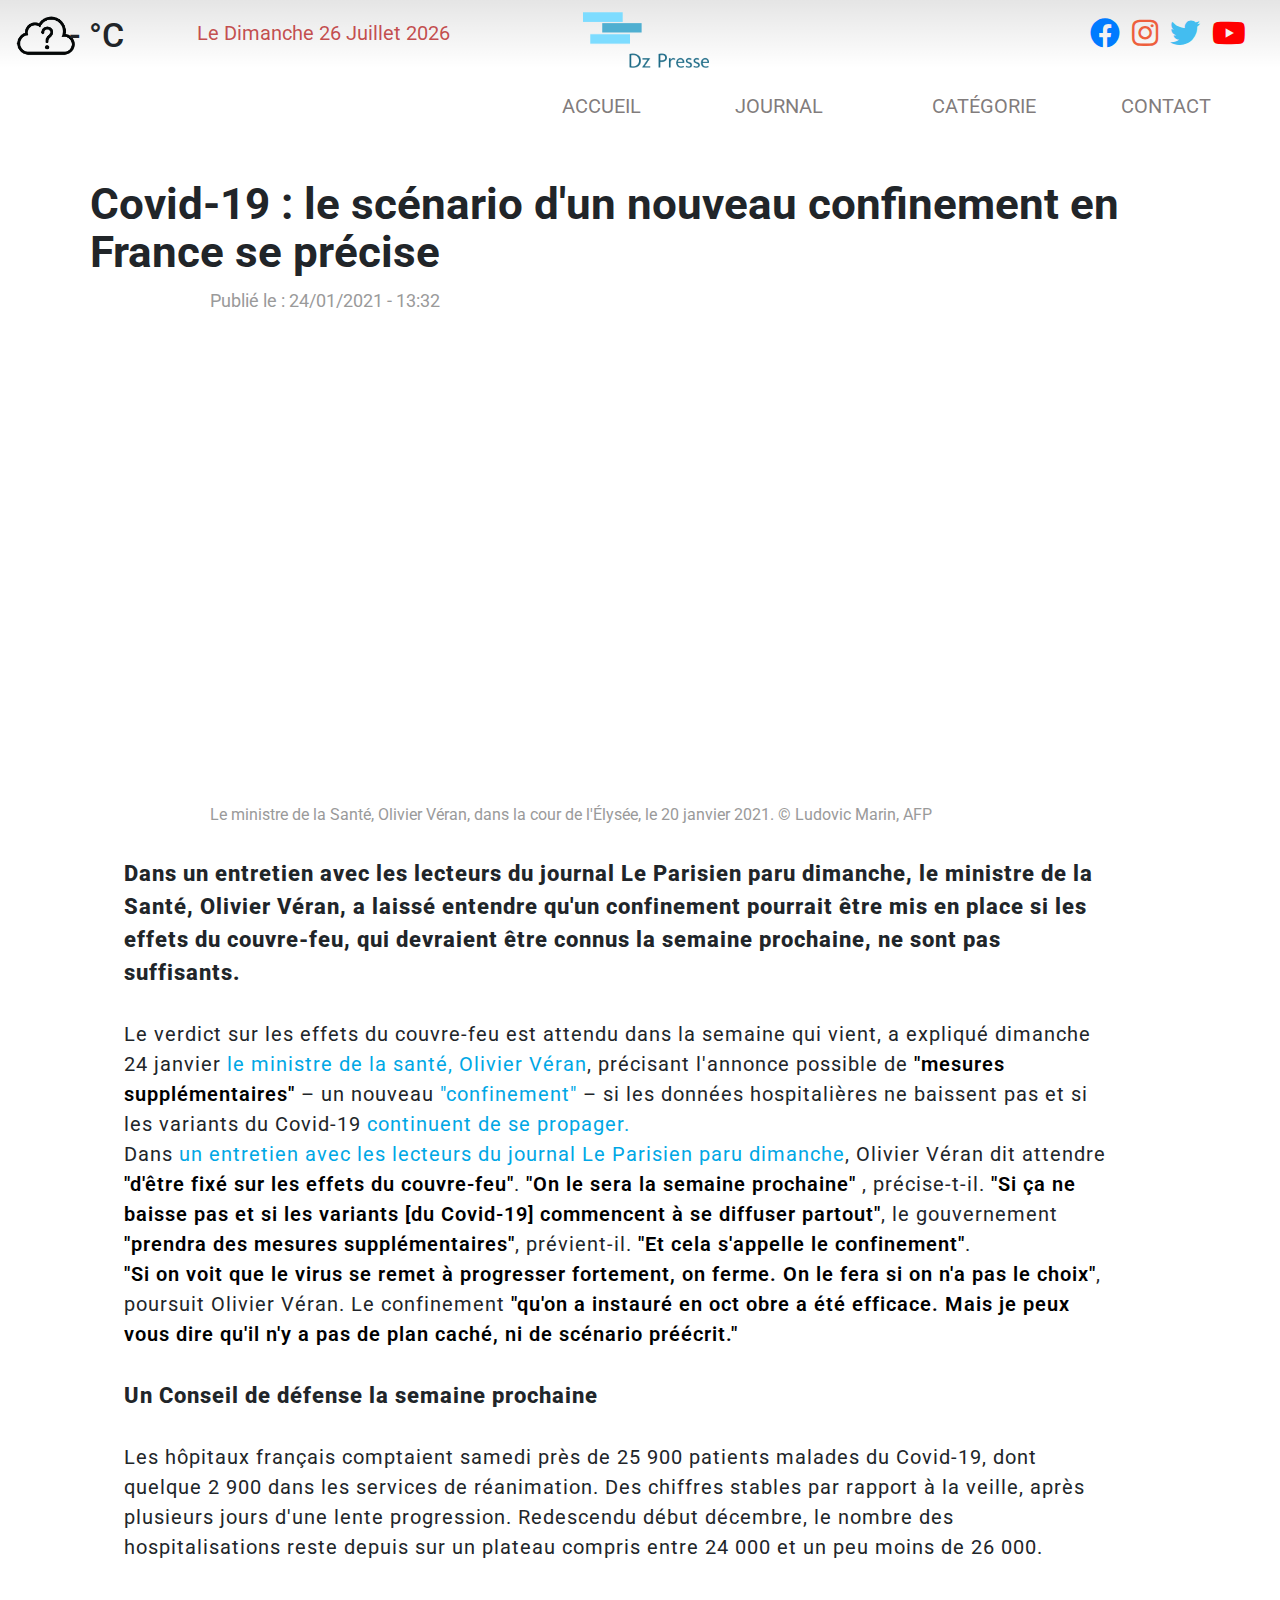
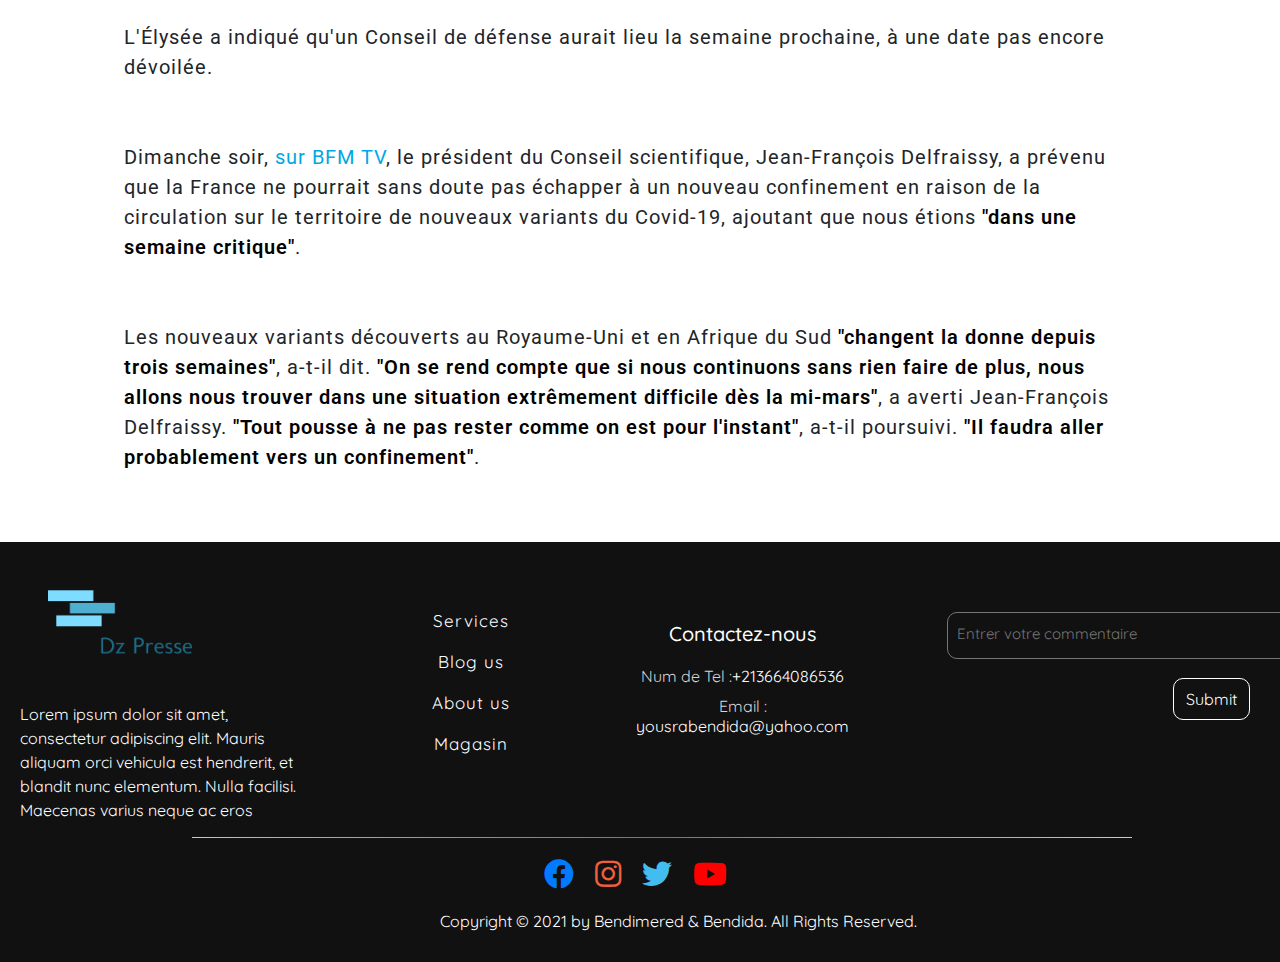
<file: covid.html>
<!DOCTYPE html>
<html lang="en">
<head>
    <meta charset="UTF-8">
    <meta name="viewport" content="width=device-width, initial-scale=1.0">
    <title>Algérie news</title>
    <link rel="icon" href="/img/logo.png" type="image/icon type">


    <!--css file-->
    <link rel="stylesheet" href="./css/styles.css">
    

    <!--bootstrap css file-->
    <link rel="stylesheet" href="css/bootstrap.min.css">
    
    <!-- icons-->
    <link rel="stylesheet" href="./css/all.min.css">
    <!--font-->
    <link href="https://fonts.googleapis.com/css2?family=Quicksand" rel="stylesheet" type="text/css" >
    <link href="https://fonts.googleapis.com/css2?family=Oswald" rel="stylesheet" type="text/css" >
    <link href="https://fonts.googleapis.com/css2?family=Barlow" rel="stylesheet" type="text/css" >
    <link href="https://fonts.googleapis.com/css2?family=Roboto" rel="stylesheet" type="text/css" >

    
    <header>
        <div class="header1">
            <div class="weather">
                <div class="notification"> </div>
                <div class="weather-container">
                    <div class="weather-icon">
                        <img src="/icons/unknown.png"> 
                    </div> 
                    <div class="temperature-value">
                        <p>- °<span>C</span></p> 
                    </div>
                 
                    
                    <p id="date"></p>
                </div>
            </div>
            <div class="logo">
                <img src="img/logo.png" alt="Presse" >
                
            </div>
            <div class="contactUs">
                <a href="https://www.facebook.com/profile.php?id=100011878441435" class="facebook" target="_blank">
                    <i class="fab fa-facebook fa-3x"></i>
                </a>
                <a href="https://www.instagram.com/youssefbendimered/" class="instagrame" target="_blank">
                    <i class="fab fa-instagram fa-3x"></i>
                </a>
                <a href="#" class="twitter">
                    <i class="fab fa-twitter fa-3x"></i>
                </a>
                <a href="https://www.youtube.com/channel/UC66hbP8Bdmy8r-L5l7iqpfw" class="youtube" target="_blank">
                    <i class="fab fa-youtube fa-3x"></i>
                </a>
                
    
            </div>
        </div>
    
        <div class="header2">
            <div class="logo2">
                <img src="img/logo.png" alt="Presse" >
                
            </div>
            <nav class="navigation">
                <ul class="liste-pere"> 
                    <li class="item-pere">
                        <a href="./index.html">Accueil</a>
                    </li>
                    <li class="item-pere">
                        <a href="#">Journal</a>
                        <ul class="liste-fils">
                            <li class="item-fils"><a href="#">Elcourouk</a></li>
                            <li class="item-fils"><a href="#">Elcourouk</a></li>
                            <li class="item-fils"><a href="#">Elcourouk</a></li>
                            <li class="item-fils"><a href="#">Elcourouk</a></li>
                        </ul>
                    </li>
                    <li class="item-pere">
                        <a href="#">Catégorie</a>
                        <ul class="liste-fils">
                            <li class="item-fils"><a href="#">Elcourouk</a></li>
                            <li class="item-fils"><a href="#">Elcourouk</a></li>
                            <li class="item-fils"><a href="#">Elcourouk</a></li>
                            <li class="item-fils"><a href="#">Elcourouk</a></li>
                        </ul>
                    </li>
                    <li class="item-pere">
                        <a href="#">Contact</a>
                    </li>
                </ul>
            </nav>
        </div>
    </header>

    <main>
        
        <h2 class="title-covid">
            Covid-19 : le scénario d'un nouveau confinement en France se précise
        </h2>
        <span id="date">Publié le : 24/01/2021 - 13:32</span>
        <iframe width="860" height="455" src="https://www.youtube.com/embed/hLSyOGGKMFY"
         frameborder="0" allow="accelerometer; autoplay; clipboard-write; encrypted-media; gyroscope; 
        picture-in-picture" allowfullscreen></iframe>
        <span id="auteur">
            Le ministre de la Santé, Olivier Véran, dans la cour de l'Élysée, le 20 janvier 2021. © Ludovic Marin, AFP
        </span>

        <p class="first-text bold"> 
            Dans un entretien avec les lecteurs du journal Le Parisien paru dimanche, 
            le ministre de la Santé, Olivier Véran, a laissé entendre qu'un confinement
             pourrait être mis en place si les effets du couvre-feu,
             qui devraient être connus la semaine prochaine, ne sont pas suffisants.
        </p>
        <p class="first-text size">
            Le verdict sur les effets du couvre-feu est attendu dans la semaine qui vient, a expliqué dimanche 24 janvier
             <span>le ministre de la santé, Olivier Véran</span>, précisant l'annonce possible de <span id="bold">"mesures supplémentaires"</span> 
              –
             un nouveau <span>"confinement"</span> – si les données hospitalières ne baissent pas et 
             si les variants du Covid-19 <span>continuent de se propager.</span><br>
            Dans <span>un entretien avec les lecteurs du journal Le Parisien paru dimanche</span>,
 Olivier Véran dit attendre <span id="bold">"d'être fixé sur les effets du couvre-feu"</span>.
 <span id="bold">"On le sera la semaine prochaine"</span> , précise-t-il. <span id="bold">"Si ça ne baisse pas et
   si les variants [du Covid-19] commencent à se diffuser partout"</span>, le gouvernement
   <span id="bold">"prendra des mesures supplémentaires"</span>, prévient-il. <span id="bold">"Et cela s'appelle le
     confinement"</span>.<br>
     <span id="bold">"Si on voit que le virus se remet à progresser fortement, on ferme. On le fera si on
 n'a pas le choix"</span>, poursuit Olivier Véran. Le confinement <span id="bold">"qu'on a instauré en oct
 obre a été efficace. Mais je peux vous dire qu'il n'y a pas de plan caché, ni de 
 scénario préécrit."</span>
        </p>
        <p class="first-text bold">
            Un Conseil de défense la semaine prochaine
        </p>
        <p class="first-text size">
            Les hôpitaux français comptaient samedi près de 25 900 patients malades
             du Covid-19, dont quelque 2 900 dans les services de réanimation. Des chiffres
              stables par rapport à la veille, après plusieurs jours d'une lente progression.
               Redescendu début décembre, le nombre des hospitalisations reste depuis 
            sur un plateau compris entre 24 000 et un peu moins de 26 000.<br><br><br>
            L'Élysée a indiqué qu'un Conseil de défense aurait lieu la semaine
             prochaine, à une date pas encore dévoilée.
            <br><br><br>Dimanche soir, <span>sur BFM TV</span>, le président du Conseil scientifique, Jean-François Delfraissy,
             a prévenu que la France ne pourrait sans doute pas échapper à un nouveau confinement en raison de la circulation sur le territoire de nouveaux variants du Covid-19, 
            ajoutant que nous étions <span id="bold">"dans une semaine critique"</span>.<br><br><br>
            Les nouveaux variants découverts au Royaume-Uni et en Afrique du Sud <span id="bold">"changent
             la donne depuis trois semaines"</span>, a-t-il dit. <span id="bold">"On se rend compte que si nous
              continuons sans rien faire de plus, nous allons nous trouver dans une situation
               extrêmement difficile dès la mi-mars"</span>, a averti Jean-François Delfraissy. 
               <span id="bold">"Tout pousse à ne pas rester comme on est pour l'instant"</span>, a-t-il poursuivi. 
               <span id="bold">"Il faudra aller probablement vers un confinement"</span>.


        </p>

    </main>

    <!--end of main-->
    <!--footer-->
    <footer>
        <div class="footer-top">
            <div class="colone-0">
               <img src="img/logo.png" class="logo-footer">
               <p>Lorem ipsum dolor sit amet, consectetur adipiscing elit. 
                   Mauris aliquam orci vehicula est hendrerit, et blandit nunc elementum.
                    Nulla facilisi. Maecenas varius neque ac eros
                    </p>
            </div>
               <div class="colone-1">
               <ul>
                   <li>
                       <a href="#">Services</a>
                   </li>
                   <li>
                    <a href="#">Blog us</a>
                </li>
                <li>
                    <a href="#">About us</a>
                </li>
                <li>
                    <a href="#">Magasin</a>
                </li>
               </ul>
            </div>
            <div class="colone-2">
               <h2>Contactez-nous</h4>
               <p><span>Num de Tel :</span>+213664086536</p>
               <p><span>Email : </span>yousrabendida@yahoo.com</p>
            </div>
            <div class="colone-3">
                
                <textarea cols="42" rows="2" placeholder="Entrer votre commentaire"></textarea>
                <button>Submit</button> 
            </div>
        </div>
    
        <hr id="line">
    
        <div class="footer-bottom">
            <div class="top">
                <a href="https://www.facebook.com/profile.php?id=100011878441435" class="facebook" target="_blank">
                    <i class="fab fa-facebook fa-3x"></i>
                </a>
                <a href="https://www.instagram.com/youssefbendimered/" class="instagrame" target="_blank">
                    <i class="fab fa-instagram fa-3x"></i>
                </a>
                <a href="#" class="twitter">
                    <i class="fab fa-twitter fa-3x"></i>
                </a>
                <a href="https://www.youtube.com/channel/UC66hbP8Bdmy8r-L5l7iqpfw" class="youtube" target="_blank">
                    <i class="fab fa-youtube fa-3x"></i>
                </a>
            </div>
            <div class="down">
                <p>Copyright &copy; 2021 by Bendimered & Bendida. All Rights Reserved.</p>
            </div>
        </div>
    </footer>
    
    
    <script src="/js/file.js" async></script>
</body>
</html>
</file>
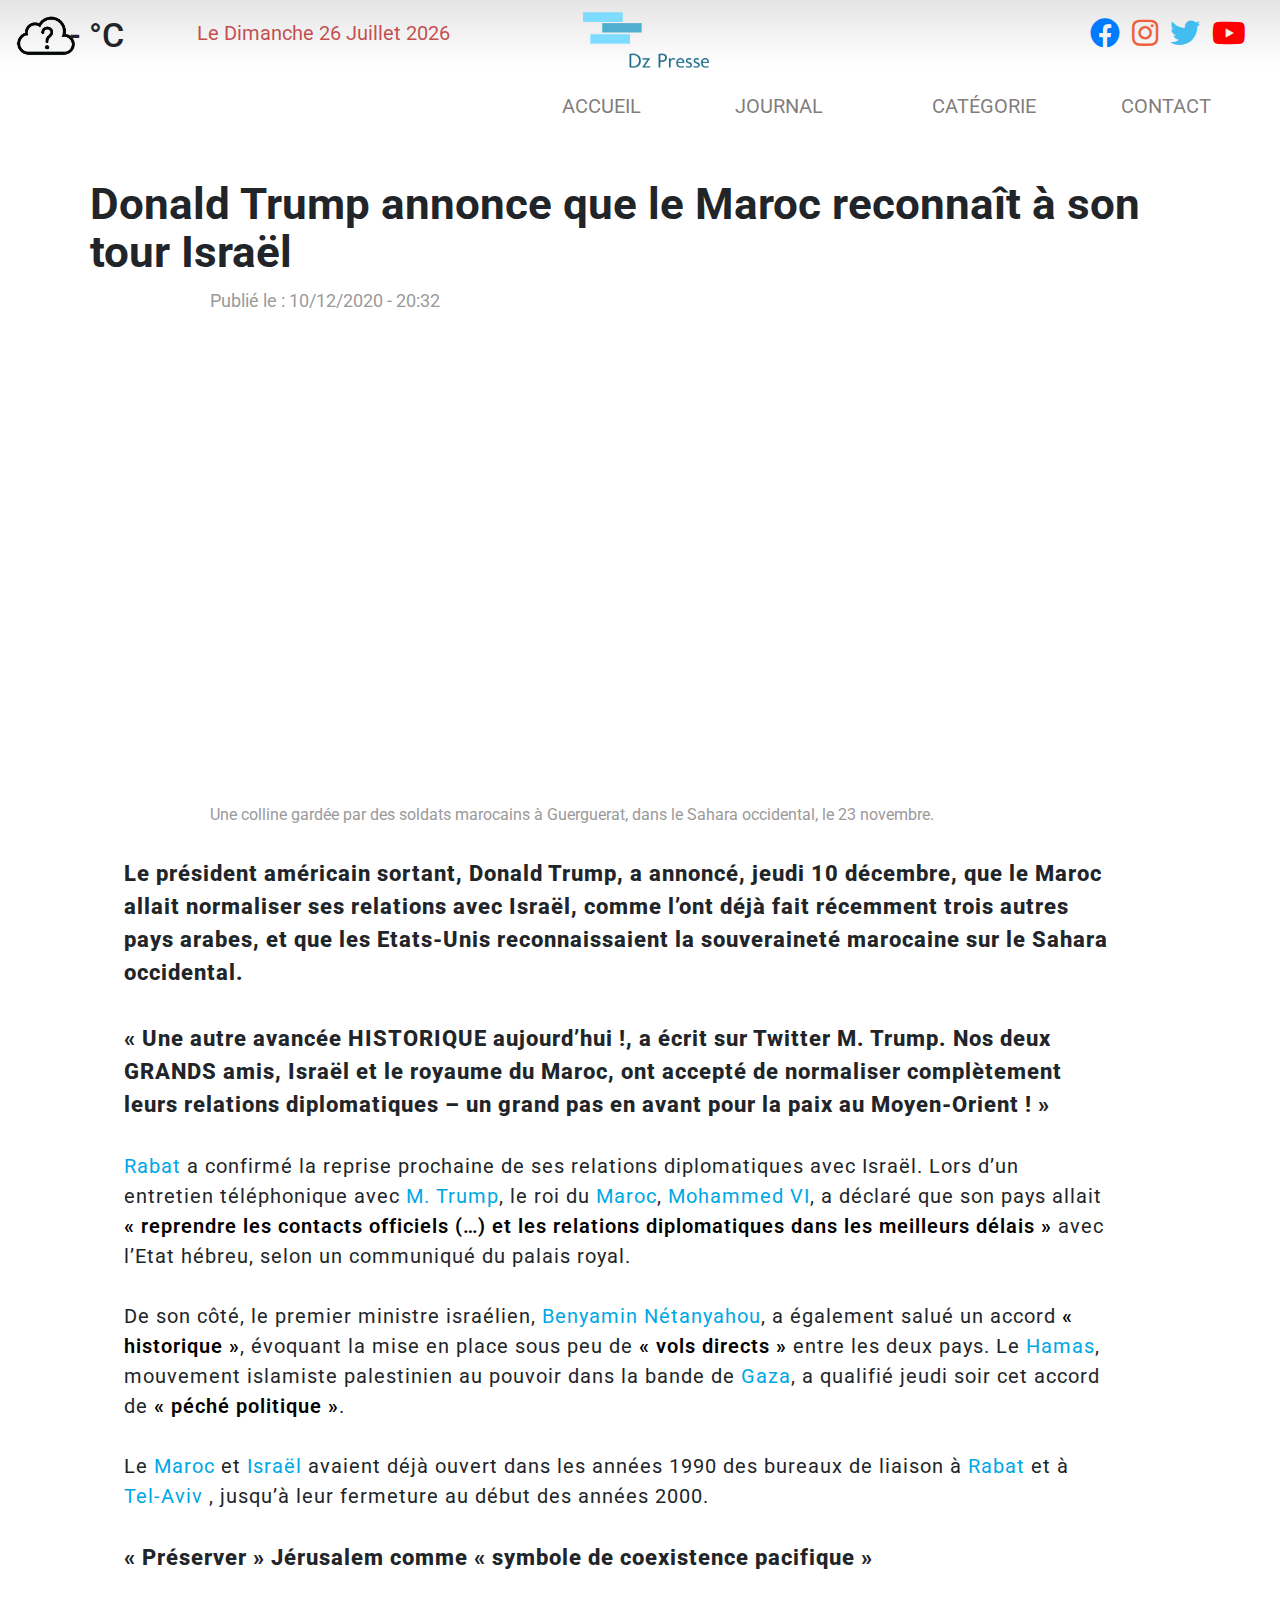
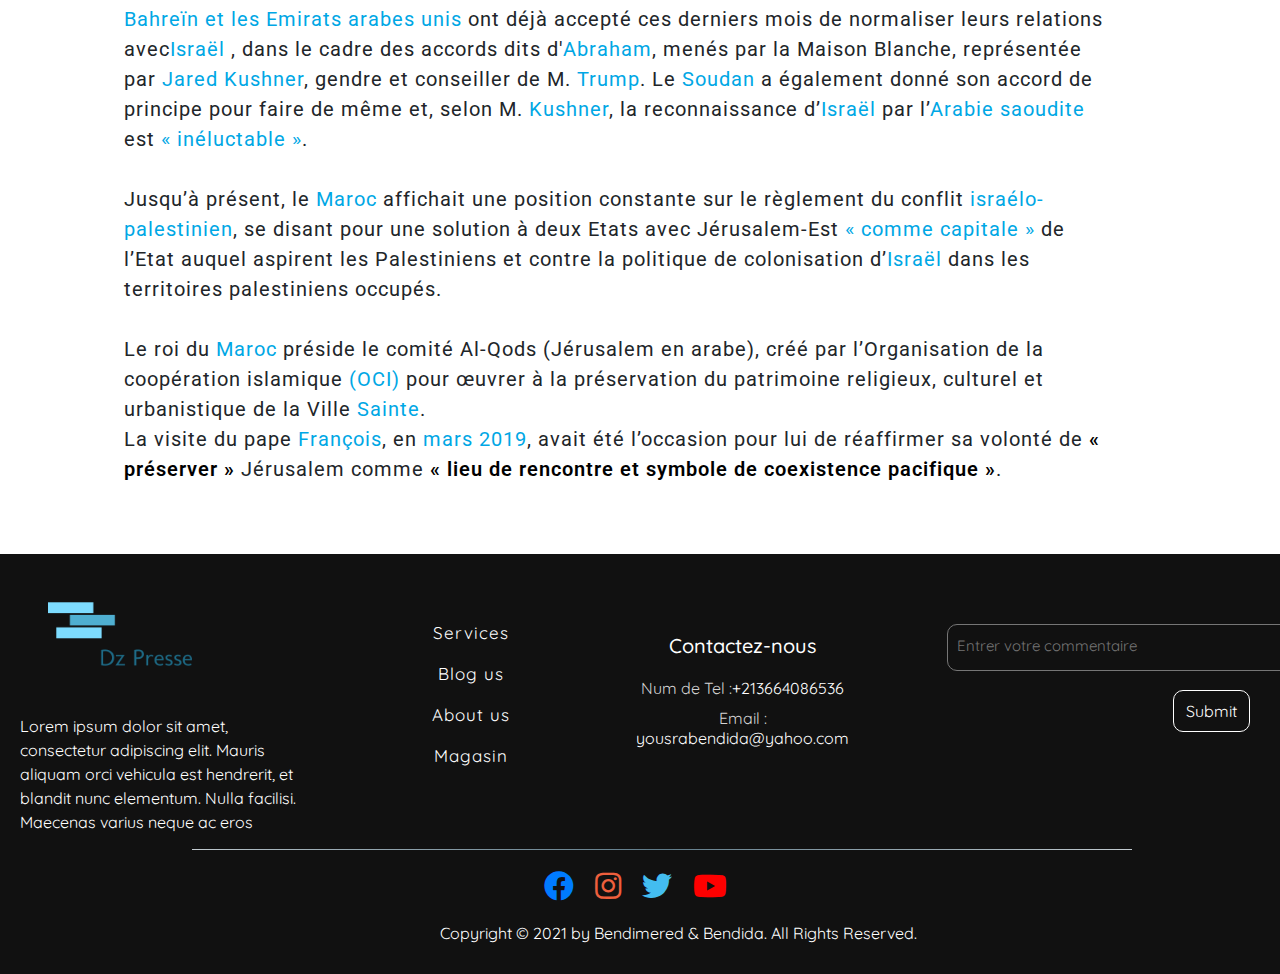
<file: maroc.html>
<!DOCTYPE html>
<html lang="en">
<head>
    <meta charset="UTF-8">
    <meta name="viewport" content="width=device-width, initial-scale=1.0">
    <title>Algérie news</title>
    <link rel="icon" href="/img/logo.png" type="image/icon type">


    <!--css file-->
    <link rel="stylesheet" href="./css/styles.css">
    

    <!--bootstrap css file-->
    <link rel="stylesheet" href="css/bootstrap.min.css">
    
    <!-- icons-->
    <link rel="stylesheet" href="./css/all.min.css">
    <!--font-->
    <link href="https://fonts.googleapis.com/css2?family=Quicksand" rel="stylesheet" type="text/css" >
    <link href="https://fonts.googleapis.com/css2?family=Oswald" rel="stylesheet" type="text/css" >
    <link href="https://fonts.googleapis.com/css2?family=Barlow" rel="stylesheet" type="text/css" >
    <link href="https://fonts.googleapis.com/css2?family=Roboto" rel="stylesheet" type="text/css" >

    
    <header>
        <div class="header1">
            <div class="weather">
                <div class="notification"> </div>
                <div class="weather-container">
                    <div class="weather-icon">
                        <img src="/icons/unknown.png"> 
                    </div> 
                    <div class="temperature-value">
                        <p>- °<span>C</span></p> 
                    </div>
                 
                    
                    <p id="date"></p>
                </div>
            </div>
            <div class="logo">
                <img src="img/logo.png" alt="Presse" >
                
            </div>
            <div class="contactUs">
                <a href="https://www.facebook.com/profile.php?id=100011878441435" class="facebook" target="_blank">
                    <i class="fab fa-facebook fa-3x"></i>
                </a>
                <a href="https://www.instagram.com/youssefbendimered/" class="instagrame" target="_blank">
                    <i class="fab fa-instagram fa-3x"></i>
                </a>
                <a href="#" class="twitter">
                    <i class="fab fa-twitter fa-3x"></i>
                </a>
                <a href="https://www.youtube.com/channel/UC66hbP8Bdmy8r-L5l7iqpfw" class="youtube" target="_blank">
                    <i class="fab fa-youtube fa-3x"></i>
                </a>
                
    
            </div>
        </div>
    
        <div class="header2">
            <div class="logo2">
                <img src="img/logo.png" alt="Presse" >
                
            </div>
            <nav class="navigation">
                <ul class="liste-pere"> 
                    <li class="item-pere">
                        <a href="./index.html">Accueil</a>
                    </li>
                    <li class="item-pere">
                        <a href="#">Journal</a>
                        <ul class="liste-fils">
                            <li class="item-fils"><a href="#">Elcourouk</a></li>
                            <li class="item-fils"><a href="#">Elcourouk</a></li>
                            <li class="item-fils"><a href="#">Elcourouk</a></li>
                            <li class="item-fils"><a href="#">Elcourouk</a></li>
                        </ul>
                    </li>
                    <li class="item-pere">
                        <a href="#">Catégorie</a>
                        <ul class="liste-fils">
                            <li class="item-fils"><a href="#">Elcourouk</a></li>
                            <li class="item-fils"><a href="#">Elcourouk</a></li>
                            <li class="item-fils"><a href="#">Elcourouk</a></li>
                            <li class="item-fils"><a href="#">Elcourouk</a></li>
                        </ul>
                    </li>
                    <li class="item-pere">
                        <a href="#">Contact</a>
                    </li>
                </ul>
            </nav>
        </div>
    </header>

    <main>
        
        <h2 class="title-covid">
            Donald Trump annonce que le Maroc reconnaît à son tour Israël
                </h2>
        <span id="date">Publié le : 10/12/2020 - 20:32</span>
        <iframe width="860" height="455" src="https://www.youtube.com/embed/lUYznKeclzg" frameborder="0"
         allow="accelerometer; autoplay; clipboard-write; encrypted-media; gyroscope; picture-in-picture" allowfullscreen></iframe>
        <span id="auteur">
            Une colline gardée par des soldats marocains à Guerguerat, dans le Sahara occidental, le 23 novembre.       
         </span>

        <p class="first-text bold"> 
            Le président américain sortant, Donald Trump, a annoncé, jeudi 10 décembre, que le Maroc allait normaliser ses relations avec Israël,
            comme l’ont déjà fait récemment trois autres pays arabes, et que
             les Etats-Unis reconnaissaient la souveraineté marocaine sur le Sahara occidental.<br><br> 
             « Une autre avancée HISTORIQUE aujourd’hui !, a écrit sur Twitter M. Trump. Nos deux GRANDS amis, Israël et le royaume du Maroc, ont accepté de normaliser
             complètement leurs relations diplomatiques – un grand pas en avant pour la paix au Moyen-Orient ! » 
        </p>
        <p class="first-text size">
        

            
            
            <span>Rabat</span> a confirmé la reprise prochaine de ses relations diplomatiques avec Israël. Lors d’un entretien téléphonique avec <span>M. Trump</span>,
             le roi du <span>Maroc</span>, <span>Mohammed VI</span>,
             a déclaré que son pays allait <span id="bold">« reprendre les contacts officiels (…)
             et les relations diplomatiques dans les meilleurs délais »</span> avec l’Etat hébreu, selon un communiqué du palais royal. <br><br>
            
            De son côté, le premier ministre israélien, <span>Benyamin Nétanyahou</span>, a également salué un accord <span id="bold">« historique »</span>, évoquant
             la mise en place sous peu de <span id="bold">« vols directs »</span> entre les deux pays. Le <span>Hamas</span>,
             mouvement islamiste palestinien au pouvoir dans la bande de <span>Gaza</span>, a qualifié jeudi soir cet accord de <span id="bold">« péché politique »</span>. <br> <br>
            
            Le <span>Maroc</span> et <span>Israël</span> avaient déjà ouvert dans les années 1990 des bureaux de liaison à <span>Rabat</span> et à <span>Tel-Aviv</span> , jusqu’à leur fermeture au début des années 2000.
        </p>
        <p class="first-text bold">
            « Préserver » Jérusalem comme « symbole de coexistence pacifique »
        </p>
        <p class="first-text size">
             <span>Bahreïn et les Emirats arabes unis</span>  ont déjà accepté ces derniers mois de normaliser leurs relations avec<span>Israël</span> , dans
             le cadre des accords dits d'<span>Abraham</span>, menés par la Maison Blanche, représentée par <span>Jared Kushner</span>, gendre et conseiller de M.<span> Trump</span>. 
             Le <span>Soudan</span> a également donné son accord de principe pour faire de même et, selon M.
             <span>Kushner</span>, la reconnaissance d’<span>Israël</span> par l’<span>Arabie saoudite</span>  est <span>« inéluctable »</span>. <br> <br>

            Jusqu’à présent, le <span>Maroc</span> affichait une position constante sur le règlement du conflit <span>israélo-palestinien</span>, se disant pour une solution à deux
            Etats avec Jérusalem-Est <span>« comme capitale »</span> de l’Etat auquel aspirent les Palestiniens et contre la politique de colonisation d’<span>Israël</span> dans les
            territoires palestiniens occupés. <br> <br>

            Le roi du <span>Maroc</span> préside le comité Al-Qods (Jérusalem en arabe), créé par l’Organisation de la coopération islamique <span>(OCI)</span> pour œuvrer à la préservation
            du patrimoine religieux, culturel et urbanistique de la Ville <span>Sainte</span>. <br> 
            La visite du pape <span>François</span>, en <span>mars 2019</span>, avait été l’occasion pour lui de réaffirmer sa volonté de <span id="bold">« préserver »</span> Jérusalem 
            comme <span id="bold">« lieu de rencontre et symbole de coexistence pacifique »</span>.


        </p>

    </main>

    <!--end of main-->
    <!--footer-->
    <footer>
        <div class="footer-top">
            <div class="colone-0">
               <img src="img/logo.png" class="logo-footer">
               <p>Lorem ipsum dolor sit amet, consectetur adipiscing elit. 
                   Mauris aliquam orci vehicula est hendrerit, et blandit nunc elementum.
                    Nulla facilisi. Maecenas varius neque ac eros
                    </p>
            </div>
               <div class="colone-1">
               <ul>
                   <li>
                       <a href="#">Services</a>
                   </li>
                   <li>
                    <a href="#">Blog us</a>
                </li>
                <li>
                    <a href="#">About us</a>
                </li>
                <li>
                    <a href="#">Magasin</a>
                </li>
               </ul>
            </div>
            <div class="colone-2">
               <h2>Contactez-nous</h4>
               <p><span>Num de Tel :</span>+213664086536</p>
               <p><span>Email : </span>yousrabendida@yahoo.com</p>
            </div>
            <div class="colone-3">
                
                <textarea cols="42" rows="2" placeholder="Entrer votre commentaire"></textarea>
                <button>Submit</button> 
            </div>
        </div>
    
        <hr id="line">
    
        <div class="footer-bottom">
            <div class="top">
                <a href="https://www.facebook.com/profile.php?id=100011878441435" class="facebook" target="_blank">
                    <i class="fab fa-facebook fa-3x"></i>
                </a>
                <a href="https://www.instagram.com/youssefbendimered/" class="instagrame" target="_blank">
                    <i class="fab fa-instagram fa-3x"></i>
                </a>
                <a href="#" class="twitter">
                    <i class="fab fa-twitter fa-3x"></i>
                </a>
                <a href="https://www.youtube.com/channel/UC66hbP8Bdmy8r-L5l7iqpfw" class="youtube" target="_blank">
                    <i class="fab fa-youtube fa-3x"></i>
                </a>
            </div>
            <div class="down">
                <p>Copyright &copy; 2021 by Bendimered & Bendida. All Rights Reserved.</p>
            </div>
        </div>
    </footer>
    
    
    <script src="/js/file.js" async></script>
</body>
</html>
</file>
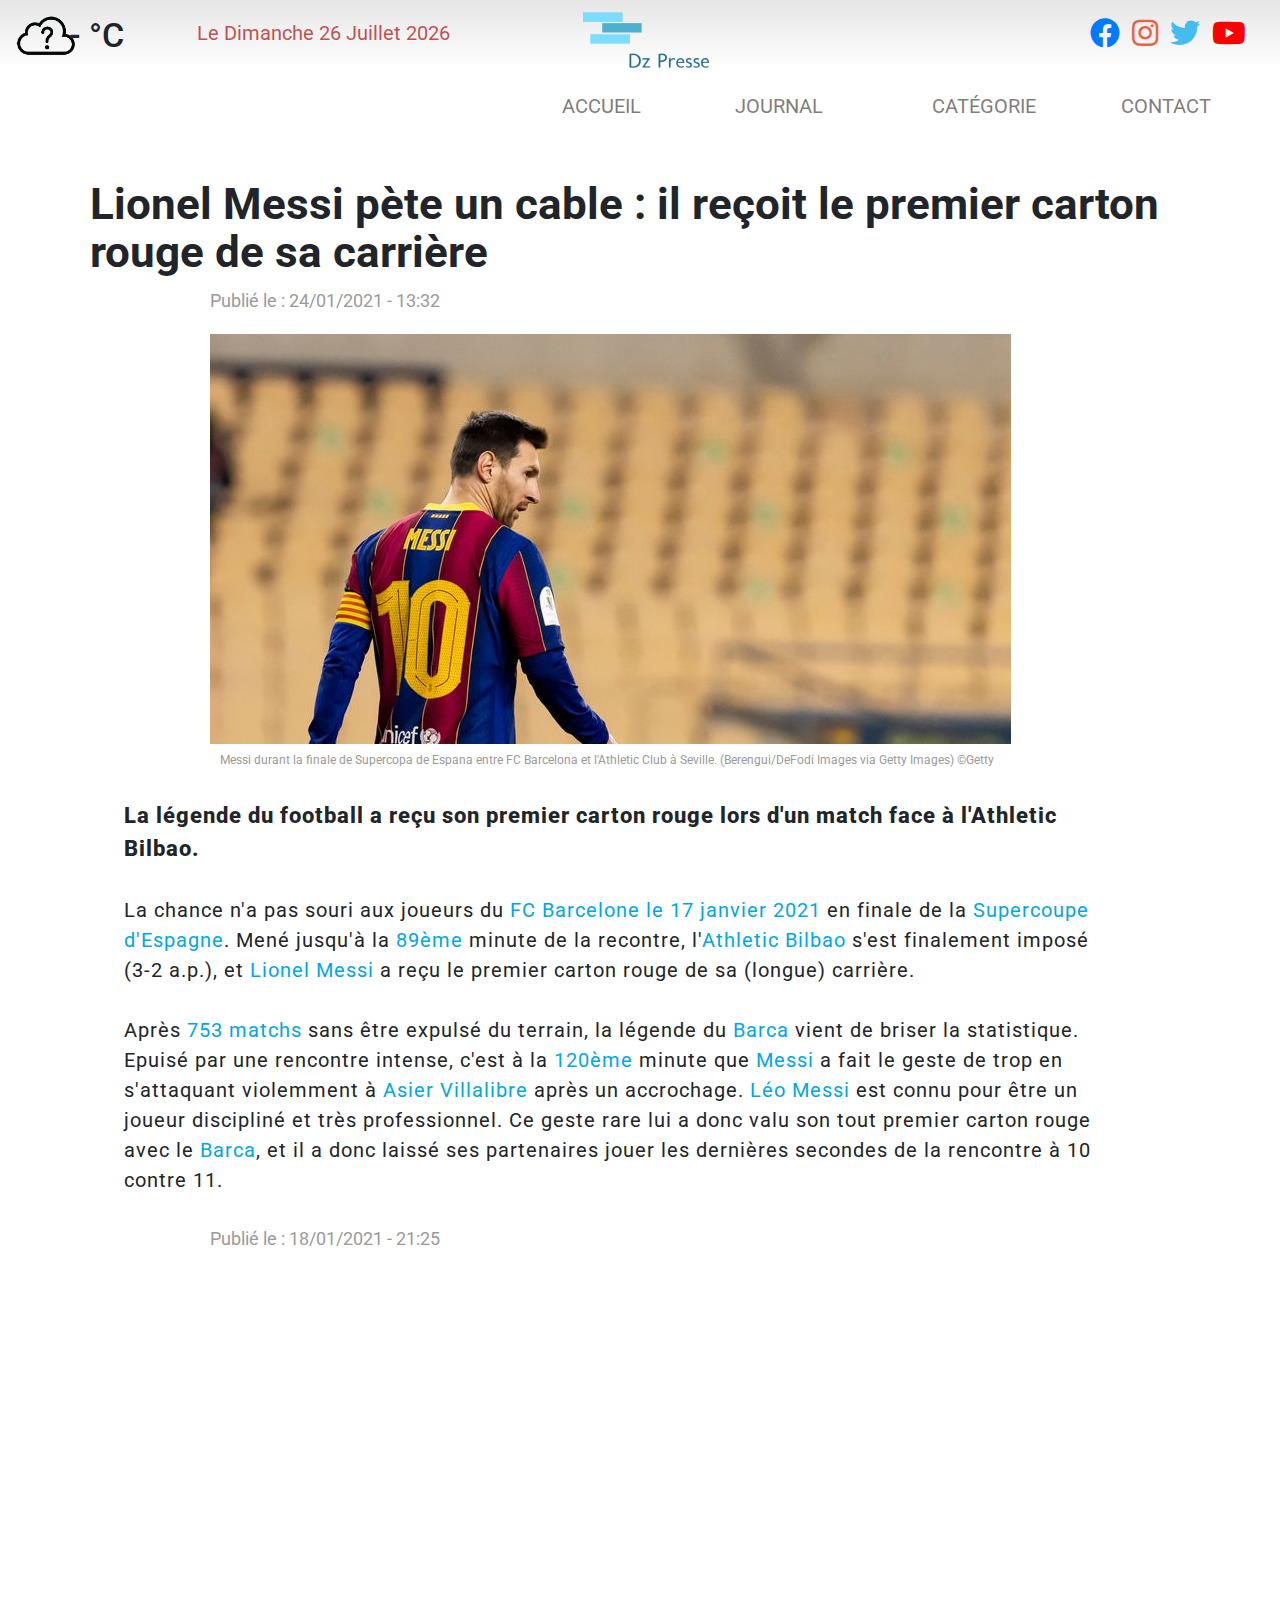
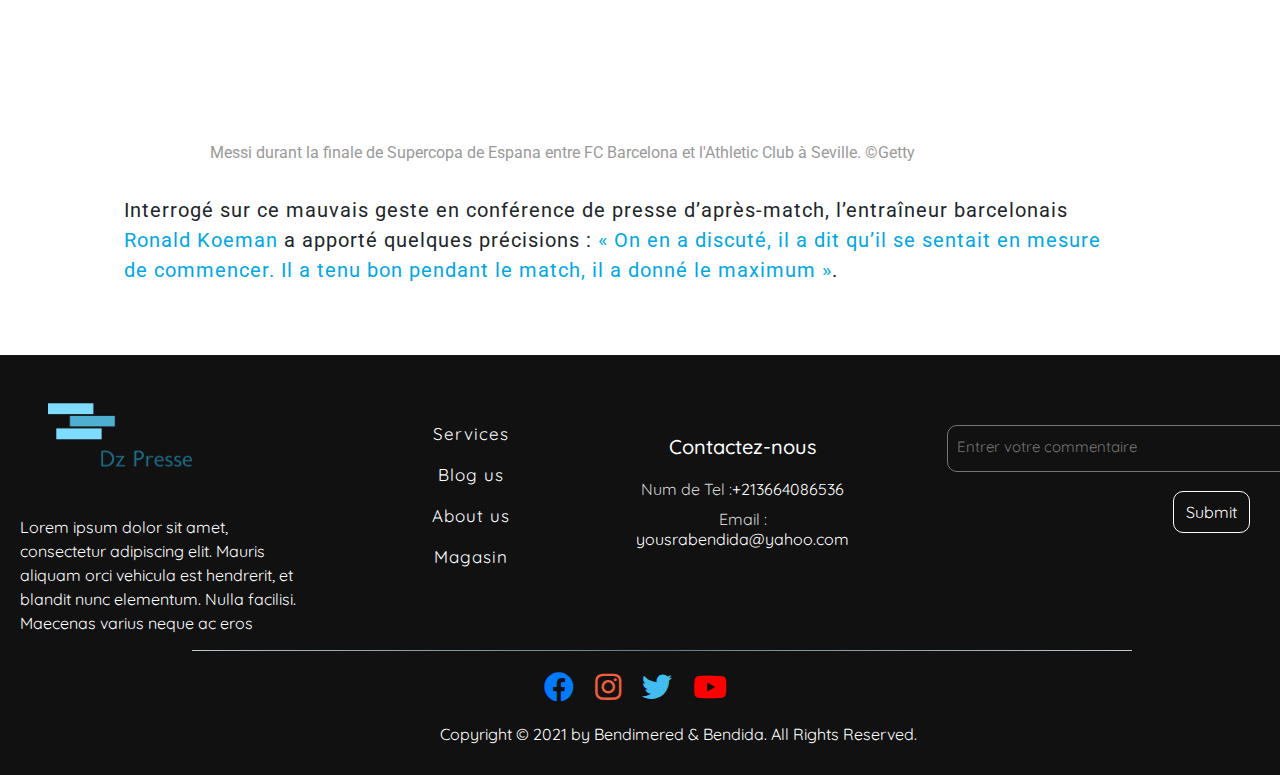
<file: messi.html>
<!DOCTYPE html>
<html lang="en">
<head>
    <meta charset="UTF-8">
    <meta name="viewport" content="width=device-width, initial-scale=1.0">
    <title>Algérie news</title>
    <link rel="icon" href="/img/logo.png" type="image/icon type">


    <!--css file-->
    <link rel="stylesheet" href="./css/styles.css">
    

    <!--bootstrap css file-->
    <link rel="stylesheet" href="css/bootstrap.min.css">
    
    <!-- icons-->
    <link rel="stylesheet" href="./css/all.min.css">
    <!--font-->
    <link href="https://fonts.googleapis.com/css2?family=Quicksand" rel="stylesheet" type="text/css" >
    <link href="https://fonts.googleapis.com/css2?family=Oswald" rel="stylesheet" type="text/css" >
    <link href="https://fonts.googleapis.com/css2?family=Barlow" rel="stylesheet" type="text/css" >
    <link href="https://fonts.googleapis.com/css2?family=Roboto" rel="stylesheet" type="text/css" >

    
    <header>
        <div class="header1">
            <div class="weather">
                <div class="notification"> </div>
                <div class="weather-container">
                    <div class="weather-icon">
                        <img src="/icons/unknown.png"> 
                    </div> 
                    <div class="temperature-value">
                        <p>- °<span>C</span></p> 
                    </div>
                 
                    
                    <p id="date"></p>
                </div>
            </div>
            <div class="logo">
                <img src="img/logo.png" alt="Presse" >
                
            </div>
            <div class="contactUs">
                <a href="https://www.facebook.com/profile.php?id=100011878441435" class="facebook" target="_blank">
                    <i class="fab fa-facebook fa-3x"></i>
                </a>
                <a href="https://www.instagram.com/youssefbendimered/" class="instagrame" target="_blank">
                    <i class="fab fa-instagram fa-3x"></i>
                </a>
                <a href="#" class="twitter">
                    <i class="fab fa-twitter fa-3x"></i>
                </a>
                <a href="https://www.youtube.com/channel/UC66hbP8Bdmy8r-L5l7iqpfw" class="youtube" target="_blank">
                    <i class="fab fa-youtube fa-3x"></i>
                </a>
                
    
            </div>
        </div>
    
        <div class="header2">
            <div class="logo2">
                <img src="img/logo.png" alt="Presse" >
                
            </div>
            <nav class="navigation">
                <ul class="liste-pere"> 
                    <li class="item-pere">
                        <a href="./index.html">Accueil</a>
                    </li>
                    <li class="item-pere">
                        <a href="#">Journal</a>
                        <ul class="liste-fils">
                            <li class="item-fils"><a href="#">Elcourouk</a></li>
                            <li class="item-fils"><a href="#">Elcourouk</a></li>
                            <li class="item-fils"><a href="#">Elcourouk</a></li>
                            <li class="item-fils"><a href="#">Elcourouk</a></li>
                        </ul>
                    </li>
                    <li class="item-pere">
                        <a href="#">Catégorie</a>
                        <ul class="liste-fils">
                            <li class="item-fils"><a href="#">Elcourouk</a></li>
                            <li class="item-fils"><a href="#">Elcourouk</a></li>
                            <li class="item-fils"><a href="#">Elcourouk</a></li>
                            <li class="item-fils"><a href="#">Elcourouk</a></li>
                        </ul>
                    </li>
                    <li class="item-pere">
                        <a href="#">Contact</a>
                    </li>
                </ul>
            </nav>
        </div>
    </header>

    <main>
        
        <h2 class="title-covid">
            Lionel Messi pète un cable : il reçoit le premier carton rouge de sa carrière
        </h2>
        <span id="date">Publié le : 24/01/2021 - 13:32</span>
        <img src="./img/messi1.jpg" alt="" id="messiimg">
        <span id="messispan">
            Messi durant la finale de Supercopa de Espana entre FC Barcelona et l'Athletic Club à Seville. 
            (Berengui/DeFodi Images via Getty Images) ©Getty
        </span>

        <p class="first-text bold"> 
            La légende du football a reçu son premier carton rouge lors d'un match face à l'Athletic Bilbao.
        </p>
        
        
        <p class="first-text size">
            La chance n'a pas souri aux joueurs du <span>FC Barcelone le 17 janvier 2021</span> en finale de la <span>Supercoupe d'Espagne</span>. Mené jusqu'à la <span>89ème</span>
             minute de la recontre, l'<span>Athletic Bilbao</span> s'est finalement imposé (3-2 a.p.), et <span>Lionel Messi</span> a reçu le premier carton rouge de sa 
             (longue) carrière.
            <br> <br> 
Après <span>753 matchs</span> sans être expulsé du terrain, la légende du <span>Barca</span> vient de briser la statistique. Epuisé par une rencontre intense,
 c'est à la <span>120ème</span> minute que <span>Messi</span> a fait le geste de trop en s'attaquant violemment à <span>Asier Villalibre</span> après un accrochage. 
 <span>Léo Messi</span> est connu pour être un joueur discipliné et très professionnel. Ce geste rare lui a
 donc valu son tout premier carton rouge avec le <span>Barca</span>, et il a donc laissé ses partenaires jouer les dernières secondes de la rencontre à 10 contre 11.
        </p>
        <span id="date">Publié le : 18/01/2021 - 21:25</span>
        <iframe width="860" height="455" src="https://www.youtube.com/embed/aWt1C6HJwW0" 
        frameborder="0" allow="accelerometer; autoplay; clipboard-write; encrypted-media; gyroscope; picture-in-picture" allowfullscreen></iframe>
        <span id="auteur">
            Messi durant la finale de Supercopa de Espana entre FC Barcelona et l'Athletic Club à Seville.  ©Getty
        </span>
        <p class="first-text size">
            Interrogé sur ce mauvais geste en conférence de presse d’après-match, l’entraîneur barcelonais <span>Ronald Koeman</span> a apporté quelques précisions
             : <span>« On en a discuté, il a dit qu’il se sentait en mesure de commencer.
             Il a tenu bon pendant le match, il a donné le maximum »</span>.
        </p>

    </main>

    <!--end of main-->
    <!--footer-->
    <footer>
        <div class="footer-top">
            <div class="colone-0">
               <img src="img/logo.png" class="logo-footer">
               <p>Lorem ipsum dolor sit amet, consectetur adipiscing elit. 
                   Mauris aliquam orci vehicula est hendrerit, et blandit nunc elementum.
                    Nulla facilisi. Maecenas varius neque ac eros
                    </p>
            </div>
               <div class="colone-1">
               <ul>
                   <li>
                       <a href="#">Services</a>
                   </li>
                   <li>
                    <a href="#">Blog us</a>
                </li>
                <li>
                    <a href="#">About us</a>
                </li>
                <li>
                    <a href="#">Magasin</a>
                </li>
               </ul>
            </div>
            <div class="colone-2">
               <h2>Contactez-nous</h4>
               <p><span>Num de Tel :</span>+213664086536</p>
               <p><span>Email : </span>yousrabendida@yahoo.com</p>
            </div>
            <div class="colone-3">
                
                <textarea cols="42" rows="2" placeholder="Entrer votre commentaire"></textarea>
                <button>Submit</button> 
            </div>
        </div>
    
        <hr id="line">
    
        <div class="footer-bottom">
            <div class="top">
                <a href="https://www.facebook.com/profile.php?id=100011878441435" class="facebook" target="_blank">
                    <i class="fab fa-facebook fa-3x"></i>
                </a>
                <a href="https://www.instagram.com/youssefbendimered/" class="instagrame" target="_blank">
                    <i class="fab fa-instagram fa-3x"></i>
                </a>
                <a href="#" class="twitter">
                    <i class="fab fa-twitter fa-3x"></i>
                </a>
                <a href="https://www.youtube.com/channel/UC66hbP8Bdmy8r-L5l7iqpfw" class="youtube" target="_blank">
                    <i class="fab fa-youtube fa-3x"></i>
                </a>
            </div>
            <div class="down">
                <p>Copyright &copy; 2021 by Bendimered & Bendida. All Rights Reserved.</p>
            </div>
        </div>
    </footer>
    
    
    <script src="/js/file.js" async></script>
</body>
</html>
</file>
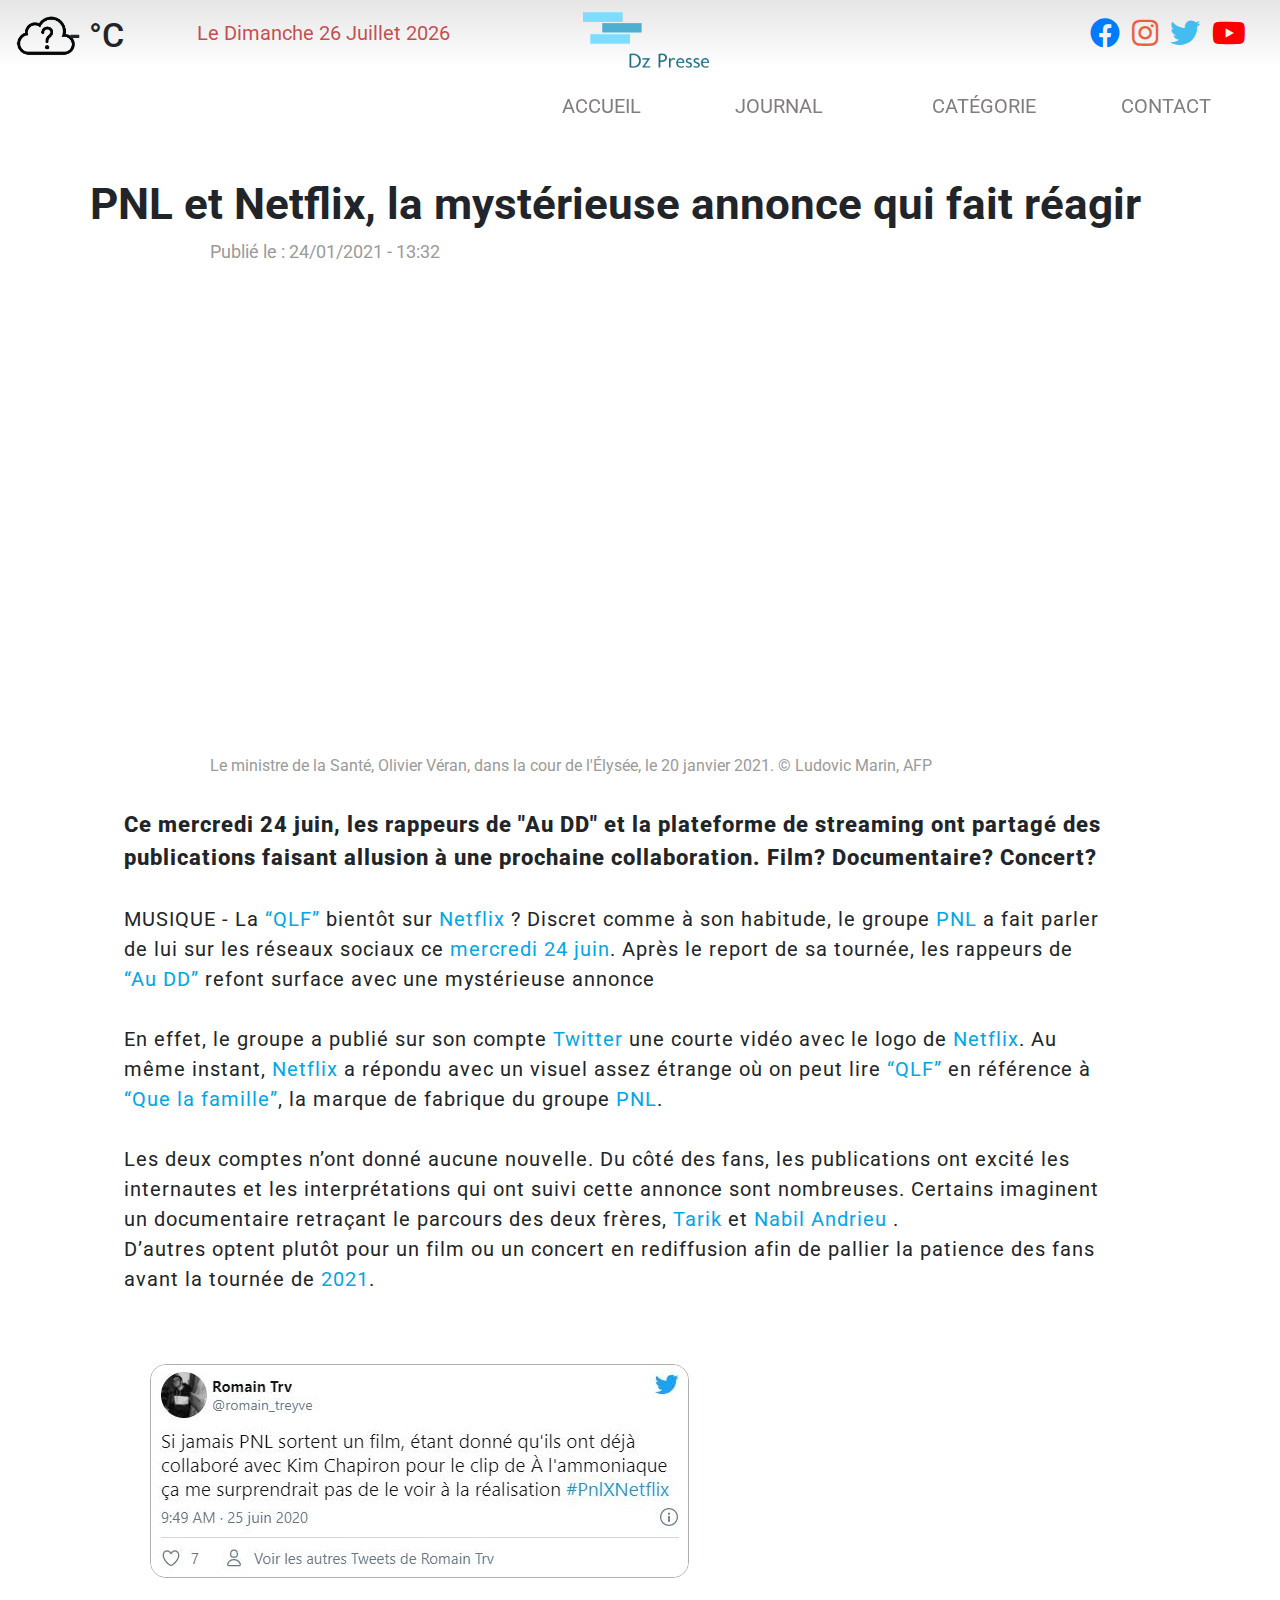
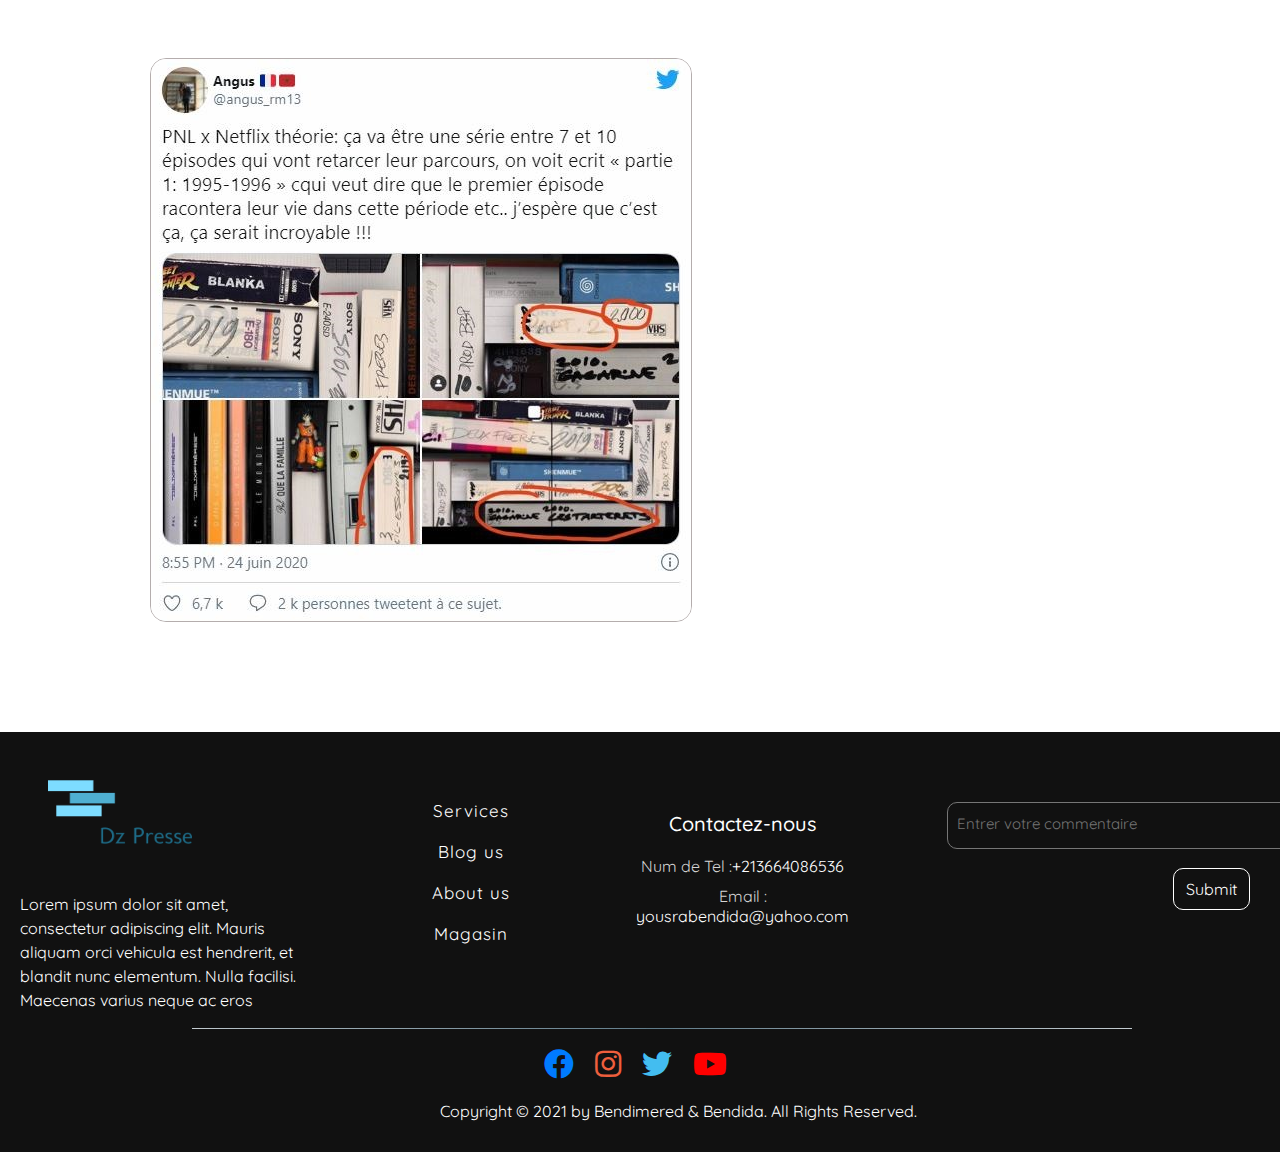
<file: pnl.html>
<!DOCTYPE html>
<html lang="en">
<head>
    <meta charset="UTF-8">
    <meta name="viewport" content="width=device-width, initial-scale=1.0">
    <title>Algérie news</title>
    <link rel="icon" href="/img/logo.png" type="image/icon type">


    <!--css file-->
    <link rel="stylesheet" href="./css/styles.css">
    

    <!--bootstrap css file-->
    <link rel="stylesheet" href="css/bootstrap.min.css">
    
    <!-- icons-->
    <link rel="stylesheet" href="./css/all.min.css">
    <!--font-->
    <link href="https://fonts.googleapis.com/css2?family=Quicksand" rel="stylesheet" type="text/css" >
    <link href="https://fonts.googleapis.com/css2?family=Oswald" rel="stylesheet" type="text/css" >
    <link href="https://fonts.googleapis.com/css2?family=Barlow" rel="stylesheet" type="text/css" >
    <link href="https://fonts.googleapis.com/css2?family=Roboto" rel="stylesheet" type="text/css" >

    
    <header>
        <div class="header1">
            <div class="weather">
                <div class="notification"> </div>
                <div class="weather-container">
                    <div class="weather-icon">
                        <img src="/icons/unknown.png"> 
                    </div> 
                    <div class="temperature-value">
                        <p>- °<span>C</span></p> 
                    </div>
                 
                    
                    <p id="date"></p>
                </div>
            </div>
            <div class="logo">
                <img src="img/logo.png" alt="Presse" >
                
            </div>
            <div class="contactUs">
                <a href="https://www.facebook.com/profile.php?id=100011878441435" class="facebook" target="_blank">
                    <i class="fab fa-facebook fa-3x"></i>
                </a>
                <a href="https://www.instagram.com/youssefbendimered/" class="instagrame" target="_blank">
                    <i class="fab fa-instagram fa-3x"></i>
                </a>
                <a href="#" class="twitter">
                    <i class="fab fa-twitter fa-3x"></i>
                </a>
                <a href="https://www.youtube.com/channel/UC66hbP8Bdmy8r-L5l7iqpfw" class="youtube" target="_blank">
                    <i class="fab fa-youtube fa-3x"></i>
                </a>
                
    
            </div>
        </div>
    
        <div class="header2">
            <div class="logo2">
                <img src="img/logo.png" alt="Presse" >
                
            </div>
            <nav class="navigation">
                <ul class="liste-pere"> 
                    <li class="item-pere">
                        <a href="./index.html">Accueil</a>
                    </li>
                    <li class="item-pere">
                        <a href="#">Journal</a>
                        <ul class="liste-fils">
                            <li class="item-fils"><a href="#">Elcourouk</a></li>
                            <li class="item-fils"><a href="#">Elcourouk</a></li>
                            <li class="item-fils"><a href="#">Elcourouk</a></li>
                            <li class="item-fils"><a href="#">Elcourouk</a></li>
                        </ul>
                    </li>
                    <li class="item-pere">
                        <a href="#">Catégorie</a>
                        <ul class="liste-fils">
                            <li class="item-fils"><a href="#">Elcourouk</a></li>
                            <li class="item-fils"><a href="#">Elcourouk</a></li>
                            <li class="item-fils"><a href="#">Elcourouk</a></li>
                            <li class="item-fils"><a href="#">Elcourouk</a></li>
                        </ul>
                    </li>
                    <li class="item-pere">
                        <a href="#">Contact</a>
                    </li>
                </ul>
            </nav>
        </div>
    </header>

    <main>
        
        <h2 class="title-covid">
            PNL et Netflix, la mystérieuse annonce qui fait réagir
        </h2>
        <span id="date">Publié le : 24/01/2021 - 13:32</span>
        <iframe width="860" height="455" src="https://www.youtube.com/embed/AGfjWCkHxJU" 
        frameborder="0" allow="accelerometer; autoplay; clipboard-write; encrypted-media; gyroscope; picture-in-picture" allowfullscreen></iframe>
        <span id="auteur">
            Le ministre de la Santé, Olivier Véran, dans la cour de l'Élysée, le 20 janvier 2021. © Ludovic Marin, AFP
        </span>

        <p class="first-text bold"> 
            Ce mercredi 24 juin, les rappeurs de "Au DD" et la plateforme
             de streaming ont partagé des publications faisant allusion à une prochaine collaboration. Film? Documentaire? Concert?
        </p>
        <p class="first-text size">
            MUSIQUE - La <span>“QLF” </span>bientôt sur <span>Netflix</span> ? Discret comme à son habitude,
             le groupe <span>PNL</span> a fait parler de lui sur les réseaux sociaux ce <span>mercredi 24 juin</span>.
             Après le report de sa tournée, les rappeurs de <span>“Au DD”</span> refont surface avec une mystérieuse annonce
             <br> <br> 
             En effet, le groupe a publié sur son compte <span>Twitter</span> une courte vidéo avec le logo de <span>Netflix</span>. 
             Au même instant, <span>Netflix</span> a répondu avec un visuel assez étrange où on peut lire<span> “QLF”</span> en référence à <span>“Que la famille”</span>, 
             la marque de fabrique du groupe <span>PNL</span>. <br> <br>

Les deux comptes n’ont donné aucune nouvelle. Du côté des fans, les publications ont excité les internautes et
 les interprétations qui ont suivi cette annonce sont nombreuses. Certains imaginent un documentaire retraçant le parcours des deux frères, 
 <span>Tarik</span> et <span>Nabil Andrieu</span> . <br>
 D’autres optent plutôt pour un film ou un concert en rediffusion afin de pallier la patience des fans avant la tournée de <span>2021</span>. 
        </p>
        <div class="pnl">
           <a href="https://twitter.com/romain_treyve/status/1276059856718487552?ref_src=twsrc%5Etfw%7Ctwcamp%5Etweetembed%7Ctwterm%5E1276059856718487552%7Ctwgr%5E&ref_url=https%3A%2F%2Fwww.huffingtonpost.fr%2Fentry%2Fpnl-x-netflix-une-future-collaboration-qui-fait-reagir-les-internautes_fr_5ef4684bc5b615e5cd3963e7">
            <img src="/img/pnl2.JPG" alt="" id="pnl1">
            </a> 
            <a href="https://twitter.com/angus_rm13/status/1275865036339150848?ref_src=twsrc%5Etfw%7Ctwcamp%5Etweetembed%7Ctwterm%5E1275865036339150848%7Ctwgr%5E&ref_url=https%3A%2F%2Fwww.huffingtonpost.fr%2Fentry%2Fpnl-x-netflix-une-future-collaboration-qui-fait-reagir-les-internautes_fr_5ef4684bc5b615e5cd3963e7">
                <img src="/img/pnl3.JPG" alt="" id="pnl2">
                </a>
        </div>
        
        

    </main>

    <!--end of main-->
    <!--footer-->
    <footer>
        <div class="footer-top">
            <div class="colone-0">
               <img src="img/logo.png" class="logo-footer">
               <p>Lorem ipsum dolor sit amet, consectetur adipiscing elit. 
                   Mauris aliquam orci vehicula est hendrerit, et blandit nunc elementum.
                    Nulla facilisi. Maecenas varius neque ac eros
                    </p>
            </div>
               <div class="colone-1">
               <ul>
                   <li>
                       <a href="#">Services</a>
                   </li>
                   <li>
                    <a href="#">Blog us</a>
                </li>
                <li>
                    <a href="#">About us</a>
                </li>
                <li>
                    <a href="#">Magasin</a>
                </li>
               </ul>
            </div>
            <div class="colone-2">
               <h2>Contactez-nous</h4>
               <p><span>Num de Tel :</span>+213664086536</p>
               <p><span>Email : </span>yousrabendida@yahoo.com</p>
            </div>
            <div class="colone-3">
                
                <textarea cols="42" rows="2" placeholder="Entrer votre commentaire"></textarea>
                <button>Submit</button> 
            </div>
        </div>
    
        <hr id="line">
    
        <div class="footer-bottom">
            <div class="top">
                <a href="https://www.facebook.com/profile.php?id=100011878441435" class="facebook" target="_blank">
                    <i class="fab fa-facebook fa-3x"></i>
                </a>
                <a href="https://www.instagram.com/youssefbendimered/" class="instagrame" target="_blank">
                    <i class="fab fa-instagram fa-3x"></i>
                </a>
                <a href="#" class="twitter">
                    <i class="fab fa-twitter fa-3x"></i>
                </a>
                <a href="https://www.youtube.com/channel/UC66hbP8Bdmy8r-L5l7iqpfw" class="youtube" target="_blank">
                    <i class="fab fa-youtube fa-3x"></i>
                </a>
            </div>
            <div class="down">
                <p>Copyright &copy; 2021 by Bendimered & Bendida. All Rights Reserved.</p>
            </div>
        </div>
    </footer>
    
    
    <script src="/js/file.js" async></script>
</body>
</html>
</file>
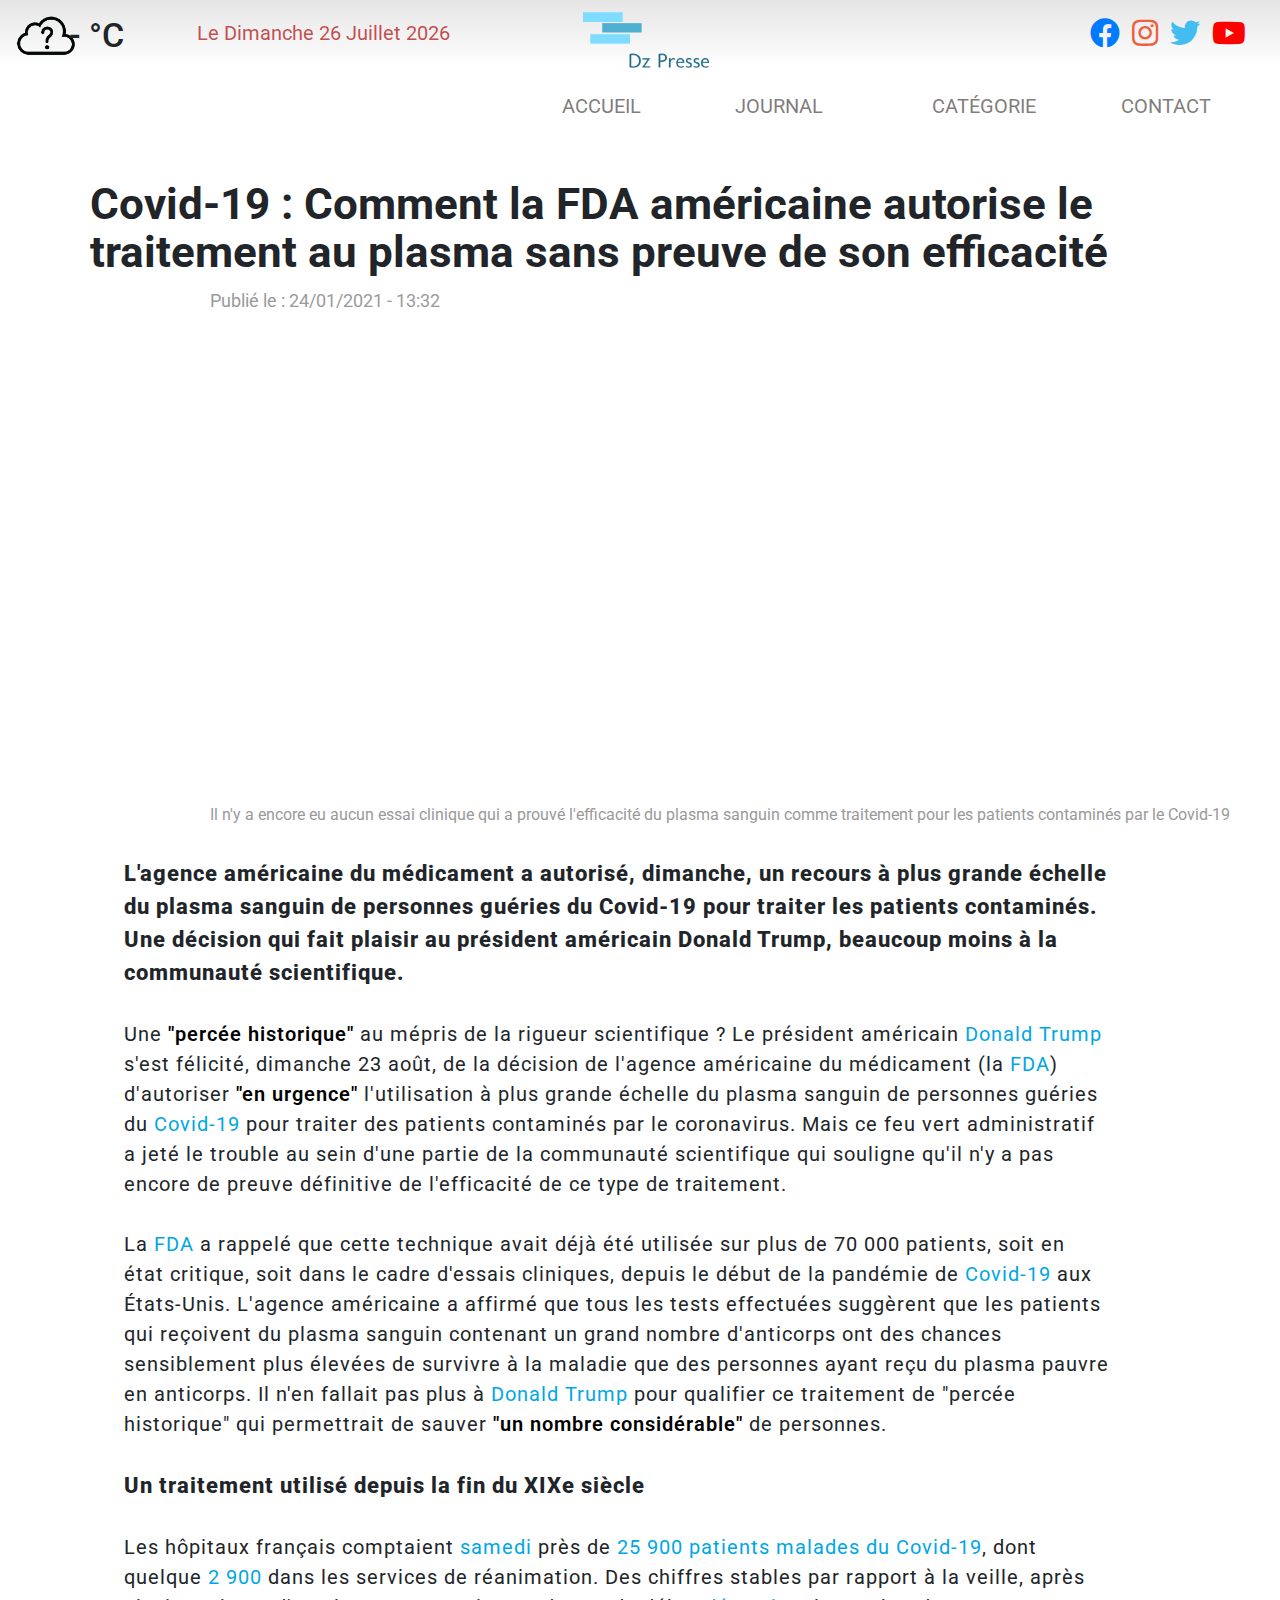
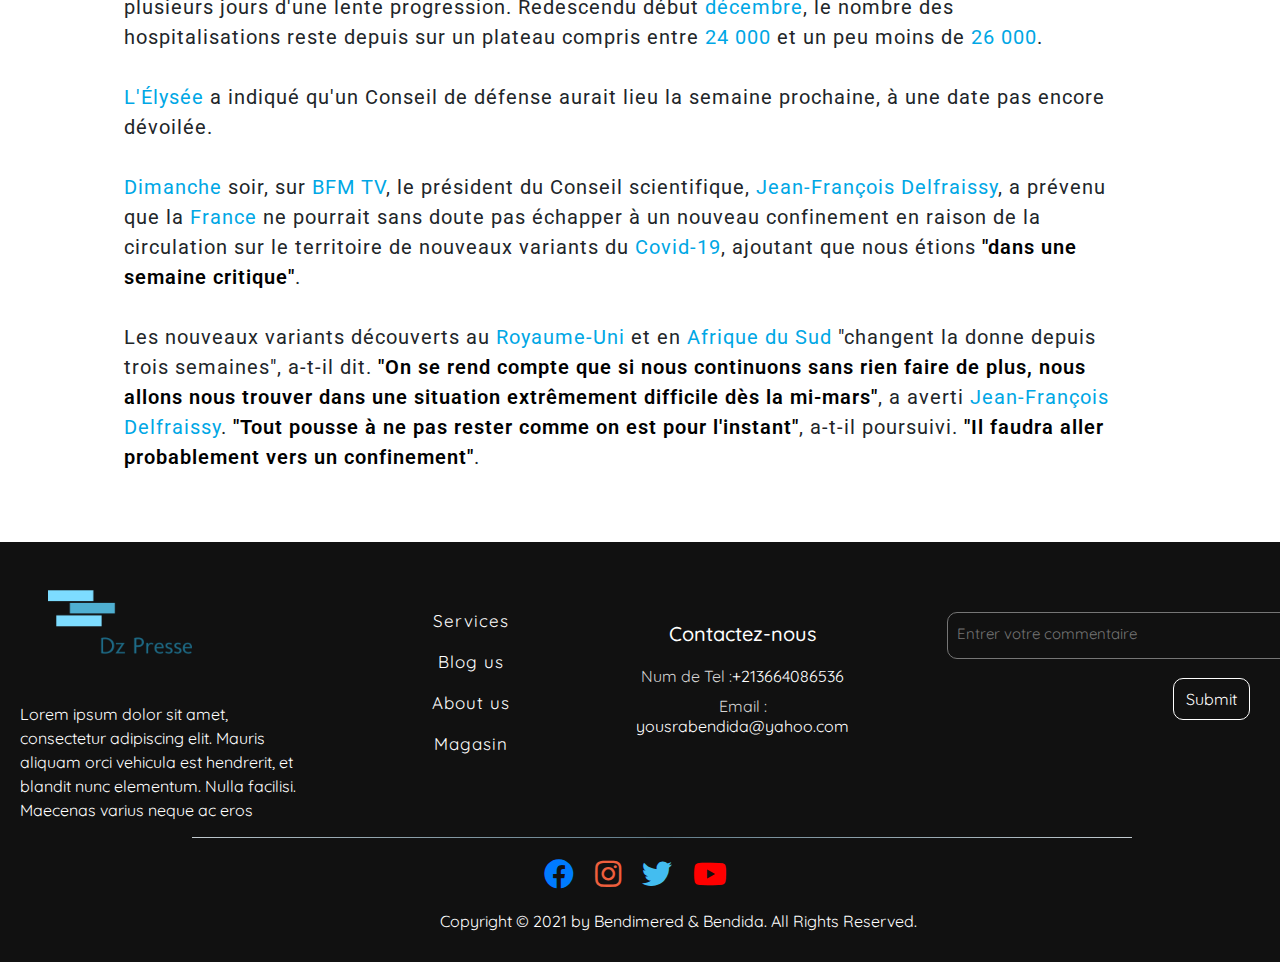
<file: trump.html>
<!DOCTYPE html>
<html lang="en">
<head>
    <meta charset="UTF-8">
    <meta name="viewport" content="width=device-width, initial-scale=1.0">
    <title>Algérie news</title>
    <link rel="icon" href="/img/logo.png" type="image/icon type">


    <!--css file-->
    <link rel="stylesheet" href="./css/styles.css">
    

    <!--bootstrap css file-->
    <link rel="stylesheet" href="css/bootstrap.min.css">
    
    <!-- icons-->
    <link rel="stylesheet" href="./css/all.min.css">
    <!--font-->
    <link href="https://fonts.googleapis.com/css2?family=Quicksand" rel="stylesheet" type="text/css" >
    <link href="https://fonts.googleapis.com/css2?family=Oswald" rel="stylesheet" type="text/css" >
    <link href="https://fonts.googleapis.com/css2?family=Barlow" rel="stylesheet" type="text/css" >
    <link href="https://fonts.googleapis.com/css2?family=Roboto" rel="stylesheet" type="text/css" >

    
    <header>
        <div class="header1">
            <div class="weather">
                <div class="notification"> </div>
                <div class="weather-container">
                    <div class="weather-icon">
                        <img src="/icons/unknown.png"> 
                    </div> 
                    <div class="temperature-value">
                        <p>- °<span>C</span></p> 
                    </div>
                 
                    
                    <p id="date"></p>
                </div>
            </div>
            <div class="logo">
                <img src="img/logo.png" alt="Presse" >
                
            </div>
            <div class="contactUs">
                <a href="https://www.facebook.com/profile.php?id=100011878441435" class="facebook" target="_blank">
                    <i class="fab fa-facebook fa-3x"></i>
                </a>
                <a href="https://www.instagram.com/youssefbendimered/" class="instagrame" target="_blank">
                    <i class="fab fa-instagram fa-3x"></i>
                </a>
                <a href="#" class="twitter">
                    <i class="fab fa-twitter fa-3x"></i>
                </a>
                <a href="https://www.youtube.com/channel/UC66hbP8Bdmy8r-L5l7iqpfw" class="youtube" target="_blank">
                    <i class="fab fa-youtube fa-3x"></i>
                </a>
                
    
            </div>
        </div>
    
        <div class="header2">
            <div class="logo2">
                <img src="img/logo.png" alt="Presse" >
                
            </div>
            <nav class="navigation">
                <ul class="liste-pere"> 
                    <li class="item-pere">
                        <a href="./index.html">Accueil</a>
                    </li>
                    <li class="item-pere">
                        <a href="#">Journal</a>
                        <ul class="liste-fils">
                            <li class="item-fils"><a href="#">Elcourouk</a></li>
                            <li class="item-fils"><a href="#">Elcourouk</a></li>
                            <li class="item-fils"><a href="#">Elcourouk</a></li>
                            <li class="item-fils"><a href="#">Elcourouk</a></li>
                        </ul>
                    </li>
                    <li class="item-pere">
                        <a href="#">Catégorie</a>
                        <ul class="liste-fils">
                            <li class="item-fils"><a href="#">Elcourouk</a></li>
                            <li class="item-fils"><a href="#">Elcourouk</a></li>
                            <li class="item-fils"><a href="#">Elcourouk</a></li>
                            <li class="item-fils"><a href="#">Elcourouk</a></li>
                        </ul>
                    </li>
                    <li class="item-pere">
                        <a href="#">Contact</a>
                    </li>
                </ul>
            </nav>
        </div>
    </header>

    <main>
        
        <h2 class="title-covid">
            Covid-19 : Comment la FDA américaine autorise le traitement au plasma sans preuve de son efficacité        </h2>
        <span id="date">Publié le : 24/01/2021 - 13:32</span>
        <iframe width="860" height="455" src="https://www.youtube.com/embed/ie12A-vOu5A"
         frameborder="0" allow="accelerometer; autoplay; clipboard-write;
         encrypted-media; gyroscope; picture-in-picture" allowfullscreen></iframe>
        <span id="auteur">
            Il n'y a encore eu aucun essai clinique qui a prouvé l'efficacité du plasma sanguin comme traitement pour les patients contaminés par le Covid-19 </span>

        <p class="first-text bold"> 
            L'agence américaine du médicament a autorisé, dimanche, un recours
             à plus grande échelle du plasma sanguin de personnes guéries du
             Covid-19 pour traiter les patients contaminés. Une décision qui fait
              plaisir au président américain Donald Trump, beaucoup moins à la communauté scientifique.
        </p>
        <p class="first-text size">
            Une <span id="bold">"percée historique" </span>au mépris de la rigueur scientifique ? Le président américain <span>Donald Trump</span> 
             s'est félicité, dimanche 23 août, de la décision de l'agence américaine du médicament (la <span>FDA</span>) d'autoriser
             <span id="bold">"en urgence"</span> l'utilisation à plus grande échelle du plasma sanguin de personnes guéries du <span>Covid-19</span> pour traiter
               des patients contaminés par le coronavirus. Mais ce feu vert administratif 
            a jeté le trouble au sein d'une partie de la communauté scientifique qui souligne qu'il n'y a pas encore de
             preuve définitive de l'efficacité de ce type de traitement. 
             <br> <br>
             La <span>FDA</span> a rappelé que cette technique avait déjà été utilisée sur plus de 70 000 patients, soit en état critique, 
             soit dans le cadre d'essais cliniques, depuis le début de la pandémie de <span>Covid-19</span> aux États-Unis. L'agence américaine a affirmé que tous les tests 
             effectuées suggèrent que les patients qui reçoivent du plasma sanguin contenant un grand nombre d'anticorps ont des chances sensiblement plus élevées
              de survivre à la maladie que des personnes ayant reçu du plasma pauvre en anticorps. 
             Il n'en fallait pas plus à <span>Donald Trump</span> pour qualifier ce traitement de "percée historique" qui permettrait de sauver <span id="bold">"un nombre considérable"</span> de personnes.
        </p>
        <p class="first-text bold">
            Un traitement utilisé depuis la fin du XIXe siècle
        </p>
        <p class="first-text size">
            Les hôpitaux français comptaient <span>samedi</span> près de <span>25 900 patients malades du Covid-19</span>, dont quelque <span>2 900</span> dans les services de réanimation.
            Des chiffres stables par rapport à la veille, après plusieurs jours d'une lente progression. Redescendu début <span>décembre</span>, le nombre des
            hospitalisations reste depuis sur un plateau compris entre <span>24 000 </span>et un peu moins de <span>26 000</span>.
            <br> <br>
            
            <span>L'Élysée</span> a indiqué qu'un Conseil de défense aurait lieu la semaine prochaine, à une date pas encore dévoilée.
            <br> <br>
            
            <span>Dimanche</span> soir, sur <span>BFM TV</span>, le président du Conseil scientifique, <span>Jean-François Delfraissy</span>, a prévenu que la <span>France</span>
             ne pourrait sans doute pas échapper à un nouveau confinement en raison de la circulation sur le territoire de nouveaux 
             variants du <span>Covid-19</span>, ajoutant que nous étions <span id="bold">"dans une semaine critique"</span>.
            
            <br> <br>
            Les nouveaux variants découverts au <span>Royaume-Uni</span> et en <span>Afrique du Sud</span> "changent la donne depuis trois semaines", a-t-il dit.
            <span id="bold">"On se rend compte que si nous continuons sans rien faire de plus, nous allons nous trouver dans une situation extrêmement 
             difficile dès la mi-mars"</span>, a averti <span>Jean-François Delfraissy</span>. <span id="bold">"Tout pousse à ne pas rester comme on est pour l'instant"</span>,
              a-t-il poursuivi. <span id="bold">"Il faudra aller probablement vers un confinement"</span>.
        </p>

    </main>

    <!--end of main-->
    <!--footer-->
    <footer>
        <div class="footer-top">
            <div class="colone-0">
               <img src="img/logo.png" class="logo-footer">
               <p>Lorem ipsum dolor sit amet, consectetur adipiscing elit. 
                   Mauris aliquam orci vehicula est hendrerit, et blandit nunc elementum.
                    Nulla facilisi. Maecenas varius neque ac eros
                    </p>
            </div>
               <div class="colone-1">
               <ul>
                   <li>
                       <a href="#">Services</a>
                   </li>
                   <li>
                    <a href="#">Blog us</a>
                </li>
                <li>
                    <a href="#">About us</a>
                </li>
                <li>
                    <a href="#">Magasin</a>
                </li>
               </ul>
            </div>
            <div class="colone-2">
               <h2>Contactez-nous</h4>
               <p><span>Num de Tel :</span>+213664086536</p>
               <p><span>Email : </span>yousrabendida@yahoo.com</p>
            </div>
            <div class="colone-3">
                
                <textarea cols="42" rows="2" placeholder="Entrer votre commentaire"></textarea>
                <button>Submit</button> 
            </div>
        </div>
    
        <hr id="line">
    
        <div class="footer-bottom">
            <div class="top">
                <a href="https://www.facebook.com/profile.php?id=100011878441435" class="facebook" target="_blank">
                    <i class="fab fa-facebook fa-3x"></i>
                </a>
                <a href="https://www.instagram.com/youssefbendimered/" class="instagrame" target="_blank">
                    <i class="fab fa-instagram fa-3x"></i>
                </a>
                <a href="#" class="twitter">
                    <i class="fab fa-twitter fa-3x"></i>
                </a>
                <a href="https://www.youtube.com/channel/UC66hbP8Bdmy8r-L5l7iqpfw" class="youtube" target="_blank">
                    <i class="fab fa-youtube fa-3x"></i>
                </a>
            </div>
            <div class="down">
                <p>Copyright &copy; 2021 by Bendimered & Bendida. All Rights Reserved.</p>
            </div>
        </div>
    </footer>
    
    
    <script src="/js/file.js" async></script>
</body>
</html>
</file>
<file: css/styles.css>
*,
*::before,
*::after{
    margin: 0;
    padding: 0;
    box-sizing: border-box;
}
html{
    font-size: 10px;
    scroll-behavior: smooth;
}
p{
  font-size: 1.6rem;
}
header{
  width: 100%;
  z-index: 3000;
  
  
  
}
.header1{
  
  width: 100%;
  max-width: 137.5rem;
  height: 6.8rem;
  margin: 0 auto;
  background-image: linear-gradient(to bottom,rgba(0,0,0,.1),transparent);
  display: flex;
  justify-content: space-between;
  transition: 0.6s;
  overflow: hidden;
  z-index: 2000;
}

  /*logo*/
.logo{
  
  height: 6.2rem;
  transition: 0.6s;
  margin-top: -3rem;
  margin-left: -239px;
}
.logo img{
  height:14rem ;
}

/*contact*/
.contactUs{
  width: 20rem;
  
}
.contactUs a i{
  margin-left: 10px;
  margin-top: 1.83rem;
}
.fa-instagram{
  color: rgba(238, 95, 61,1);
}
.fa-youtube{
  color: #f00;
}
.fa-twitter{
  color: #43bdf0;
}
/*logo2 none*/

.logo2{
  display: none;
  transition: 0.6s;
}







/*temperature*/
.weather-container{
  width: 45rem;
  display: flex;
  justify-content: space-between;
}
.weather-icon{
  width: 9rem;
  margin-left: 10px;

}
.weather-icon img{
  width: 7rem;
  
}
.temperature-value{
  width:7rem;
  cursor: pointer;
  margin-left: -90px;
}
.temperature-value p{
  font-size: 3.4rem;
  font-weight: 500;
  margin-top: 1rem;
}
#date{
  font-size: 2rem;
  margin-top: 1.8rem;
  color: #bb3131d9;
  font-family: "Roboto"
}
.notification{
  display: none;
}




/*header 2*/


.header2{
  height: 6.2rem;
  margin-top: 1rem;
  
  position: relative ;

}
.navigation{
  height: 6.2rem;
  width: 60%;
  position: absolute;
  right: 0;
}

.liste-pere{
  list-style: none;
  display: flex;
  flex-direction: row;
  padding-left: 5rem;
  position: absolute;
  z-index: 500;
  
}
.liste-pere li{
  text-align: center;
  padding-top: 1.3rem;
}
.liste-pere li .active{
  border-bottom: 1px solid #bb3131d9;
  color: #bb3131d9;
}
.liste-pere li a {
  font-size: 2rem;
  margin-right: 7rem;
  text-transform: uppercase;
  text-decoration: none;
  color: #655e5ecf;
}
.liste-pere li a:hover{
  color: #bb3131d9;
  
}

.liste-fils{
  visibility: hidden;
  padding: 0px 24px 13px;
  margin-top: 4px;
  margin-left: -13px;
  width: 75%;
  border-radius:10px 10px;
  box-shadow: 0 5px 25px rgba(0,0,0,.4);
  transition: transform 0.5s;
  background-color: rgba(255,255,255.5);
}

.item-pere:hover .liste-fils{
  visibility:visible;
  transition: all 500ms ease-in-out;
}



.liste-fils .item-fils {
  list-style: none;

}
.liste-fils .item-fils:hover{
  transform: scale(1.1);
  background:rgba(0,0,0,.1);
  box-shadow: 0 5px 25px rgba(0,0,0,.2);
}



.liste-fils .item-fils  a {
  text-decoration: none;
  font-size: 1.7rem;
  margin-left: 4px;
}

/*scroll*/


.scroll header .header2{
  position: fixed;
  top: -11px;
  width: 100%;
  z-index: 1000;
  background-color: #fff;
  
}
.scroll header{
  height: 60px;
}

.scroll .logo2{
  display: initial;
  height: 6.2rem;
  
}
.scroll .logo2 img{
  height: 10.4rem;
  padding-left: 7rem;
    margin-top: -26px;
}
.scroll .navigation{
  top: 0;
}




/*main home*/
main{
  
  height: 100%
}


.slider{
  
  width: 800px;
  height: 500px;
  border-radius: 10px;
  overflow: hidden;
  margin-left: 24rem;
    margin-bottom: 4rem;
}

.slides{
  display: flex;
  justify-content: center;
  align-items: center;
  width: 600%;
  height: 500px;
}
.slides input{
  display: none;
}

.slide{
  width: 20%;
  transition: 2s;
}

.slide img{
  width: 800px;
  height: 500px;
}
.retour{
  display: none;
}
/*manuel*/
.navigation-manual{
  position: absolute;
  width: 800px;
  margin-top: -135px;
  display: flex;
  justify-content: center;
}

.manual-btn{
  border: 2px solid #40d3dc;
  padding: 5px;
  border-radius: 10px;
  cursor: pointer;
  transition: 1s;
  display: initial;
}
.manual-btn:not(:last-child)
{
  margin-right: 20px;
}

.manual-btn:hover{
  background-color:#40d3dc ;
}
#radio1:checked ~ .first{
  margin-left: 0;
}
#radio2:checked ~ .first{
  margin-left: -40%;
}
#radio3:checked ~ .first{
  margin-left: -80%;
}
#radio4:checked ~ .first{
  margin-left: -120%;
}
#radio5:checked ~ .first{
  margin-left: -160%;
}

/*auto*/
.navigation-auto{
  position: absolute;
  left: 240px;
  display: flex;
  width: 800px;
  justify-content: center;
  margin-top: 243px;
}
.navigation-auto div{
  border: 2px solid #40d3dc;
  padding: 5px;
  border-radius: 10px;
  transition: 1s;
}

.navigation-auto div:not(:last-child)
{
  margin-right:20px ;
}

#radio1:checked ~ .navigation-auto .auto-btn1{
  background: #40d3dc;
}
#radio2:checked ~ .navigation-auto .auto-btn2{
  background: #40d3dc;
}
#radio3:checked ~ .navigation-auto .auto-btn3{
  background: #40d3dc;
}
#radio4:checked ~ .navigation-auto .auto-btn4{
  background: #40d3dc;
}
#radio5:checked ~ .navigation-auto .auto-btn5{
  background: #40d3dc;
}

/*description*/
.description{
  background-color: rgba(0, 0, 0, 0.52);
  width: 800px;
  height: 116px;
  margin-top: -116px;
  border-radius: 0 0 10px 10px;
  position: relative;
  z-index: 3;
}
.description h2{
  color: #fff;
  margin: 3px 0 0 16px;
  font-size: 28px;
  font-family: 'Oswald';
  font-weight: 600;
  width: 80%;
  padding-top: 10px;
    letter-spacing: 3px;
}
.description h2 span{
  color: rgba(255, 255, 255, 0.78);
  font-size: 23px;
  font-weight: 500;
  padding-left: 4px;
  font-family: 'Quicksand';
  letter-spacing: 1px;
}
.description button{
  position: absolute;
  right: 20px;
  bottom: 23px;
  background-color: rgba(0, 0, 0, 0.52);
  border: 1px solid #fff;
  border-radius: 10px;
  color: white;
  padding: 8px 12px;
  text-align: center;
  text-decoration: none;
  transition: 1s;

}
.description button:hover{
  background-color:rgba(105, 119, 150, 0.282); 
  border-color: #40d3dc;
  padding: 8px 30px;
}
.description button a,.description button a:hover{
  color: #c4c4c4;
  text-decoration: none;
  font-size: 12px;
  
}
.description button a{
  font-weight: 500;
}
.description button a:hover{
  font-weight: 800;
}



/*articles*/

.articles{
  display: flex;
  flex-wrap: wrap;
}
.articles .title{
  position: absolute;
    font-size: 25px;
    margin-left: 4rem;
    color: black;
}
.articles div{
  width: 38%;
  margin-top: 5rem;
  
}
.articles article{
  
  display: inline-block;
  margin-left: 7rem;
  margin-bottom: 4rem;
}
.articles article a img{
  width: 74%;
  height: 195px;
  border:1px solid black;
}
.articles article .discription2{
  width: 74%;
  height: 8rem;
  margin-top: 8px;
  background-color: rgb(226 226 226 / 65%);;
}

/*end of main home*/
main{
  margin-bottom: 8rem;
  margin-top: 4rem;
}
/*main covid*/
main .title-covid{
  margin:0 9rem;
  margin-bottom: 1rem;
  font-weight: 700;
  line-height: 1.1;
  font-size: 4.4rem;
  font-family: "Roboto";
}
iframe{
  margin: 2rem 21rem;
  margin-bottom: 1rem;
}
main #date{
  font-size: 1.8rem;
    margin-left: 21rem;
    color:#9a9a9a

}
main #auteur{
  font-size: 1.6rem;
    margin-left: 21rem;
    color: #9a9a9a;

}
main .first-text{
  font-size: 2.2rem;
    font-family: "Roboto";
    width: 77%;
    letter-spacing: 1px;
    margin: 3rem 12.4rem;

}
main .bold{
  font-weight: 800;
}

main .size{
  font-size: 2rem;
}
main .first-text span{
  color: #00a7e5;
}
#bold{
  font-weight: 600;
  color: initial;
}
/*main afrique*/
.mgleft{
  margin-left: 17rem;
}
.pdleft{
  padding-left: 7rem;
}

/*main pnl*/
.pnl{
  display: flex;
  flex-direction: column;
  margin-left: 11rem;
}
.pnl a
{
  width: 47%;
}
#pnl2, #pnl1{
  
  border: 1px solid #a09797c9;
  border-radius: 16px;
  margin: 4rem 4rem;
}

/*main messi*/
#messiimg{
  display: block;
  margin: 2rem 21rem;
  margin-bottom: 7px;
}
#messispan{
  font-size: 1.2rem;
    margin-left: 22rem;
    color: #9a9a9a;
}


/*footer*/
footer{
  background-color: #111111;
  height: 42rem;
  width: 100%;
  margin-top: -10px;
  position: relative;
}
#line {
    position: absolute;
    top: 68%;
    left: 15%;
    border-left: 47rem solid #c2cbd0;
    border-right: 47rem solid #c2cbd0;
    border-top: 1px solid hsl(200deg 18% 46%);
    
}
.footer-top{
  width: 100%;
  height: 19.1rem;
  display: flex;
  flex-direction: row;
  
}
.colone-0,.colone-1,.colone-2,.colone-3
{
  width: 26%;
  height: 29.5rem;
}
.colone-0 img{
  height: 16rem;
    margin-left: 4rem;
}
.colone-0 p{
  color: #ffffff;
  padding-left: 2rem;
  font-family: 'Quicksand';
}
.colone-1 ul{
  list-style: none;
    text-align: center;
    padding-top: 6rem;
    letter-spacing: 1px;
    line-height: 3.8rem;

}
.colone-1 ul li a {
  text-decoration: none;
  font-size: 1.7rem;
  color: #ffffff;
  font-family: 'Quicksand';
}
.colone-2{
  padding-top: 8rem;
  text-align: center;
  padding-right: 9rem;
}
.colone-2 h2{
  font-size: 2rem;
  color: #ffffff;
  padding-bottom: 1.5rem;
  font-family: 'Quicksand';
}
.colone-2 p{
  color: #ffffff;
  line-height: 2rem;
  font-family: 'Quicksand';
}
.colone-2 p span{
  color: #d5d4d4;
  font-family: 'Quicksand';
}

.colone-3 textarea{
  border-radius: 10px ;
  background-color:#111111 ;
  resize: none;
  margin-top: 7rem;
  font-size: 1.5rem;

}
.colone-3 textarea:focus{
  border: none;
  padding:5px;
  width:30rem ;
  height: 10rem;
  color: aliceblue;
  font-family: 'Quicksand';
  
}

.colone-3 ::placeholder{
  padding-top: 10px;
  padding-left: 9px;
  font-family: 'Quicksand';
}

.colone-3 ::-webkit-scrollbar {
  width: 15px;
  
}
.colone-3 ::-webkit-scrollbar-track {
  box-shadow: inset 0 0 5px rgb(238, 229, 229); 
  border-radius: 10px;
  
}
.colone-3 ::-webkit-scrollbar-thumb {
  background: rgba(105, 119, 150, 0.282); 
  border-radius: 10px;
  
}

.colone-3 ::-webkit-scrollbar-thumb:hover {
  background: #c4c4c4; 
}

.colone-3 button{
  background-color: rgb(17, 17, 17);
  
  border: 1px solid #fff;
  border-radius: 10px;
  color: white;
  padding: 8px 12px;
  text-align: center;
  text-decoration: none;
  margin-top: 15px;
  margin-right: 3rem;
  font-size: 16px;
  font-family: 'Quicksand';

  float: right;
  transition: all 1s ease-in  
}
.colone-3 button:hover{

  background-color:rgba(105, 119, 150, 0.282); 
  border-color: rgb(238, 229, 229);
  padding: 8px 30px;
  
}

.footer-bottom{
  position: absolute;
  bottom: 0;
  width: 100%;
  height: 12.3rem;
  
}
.footer-bottom .top{
  width: 100%;
  height: 7rem;
  padding-left: 41%;
  padding-top: 20px;
}
.footer-bottom .top a{
  margin-left: 19px;
}
.footer-bottom .down{
  width: 100%;
  height: 5rem;
}
.footer-bottom .down p{
  color: #fff;
  padding-left: 44rem;
  font-family: 'Quicksand';
}
}
.top a i {
  color: black;
}
</file>
